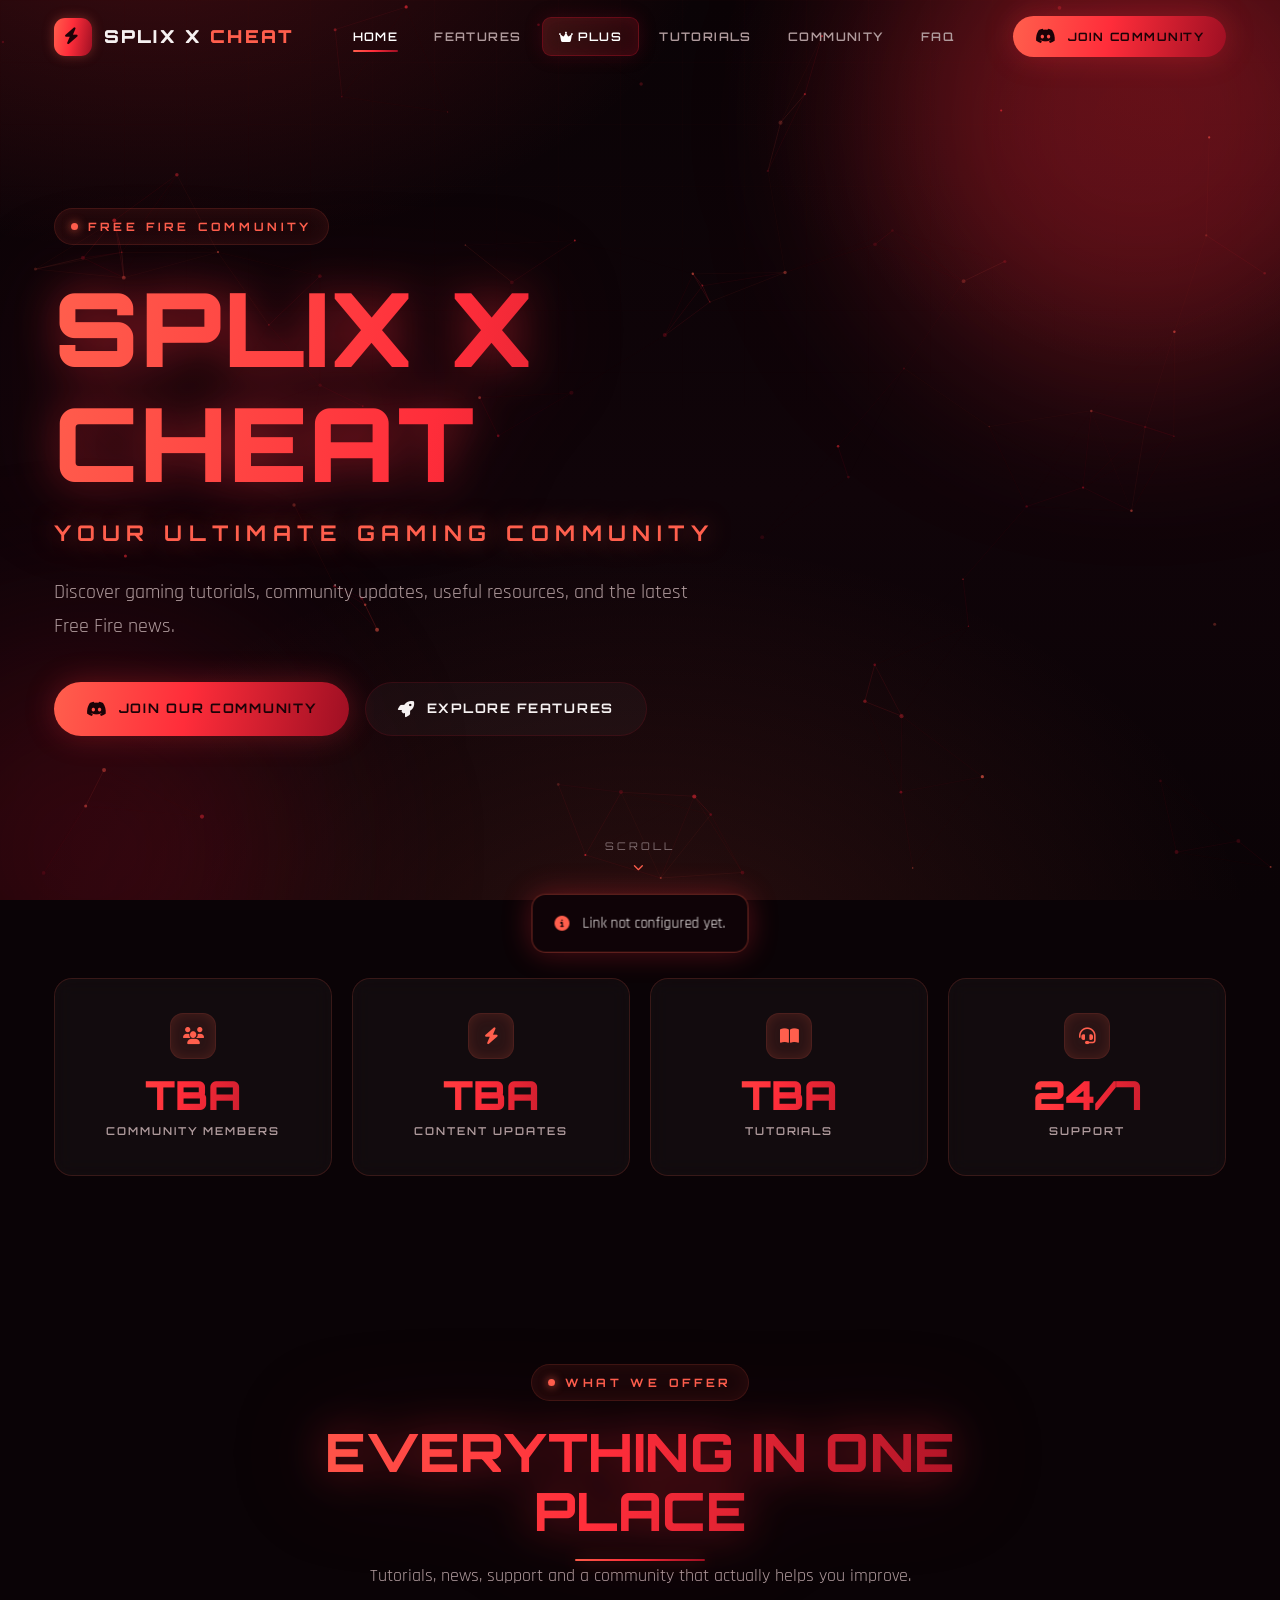
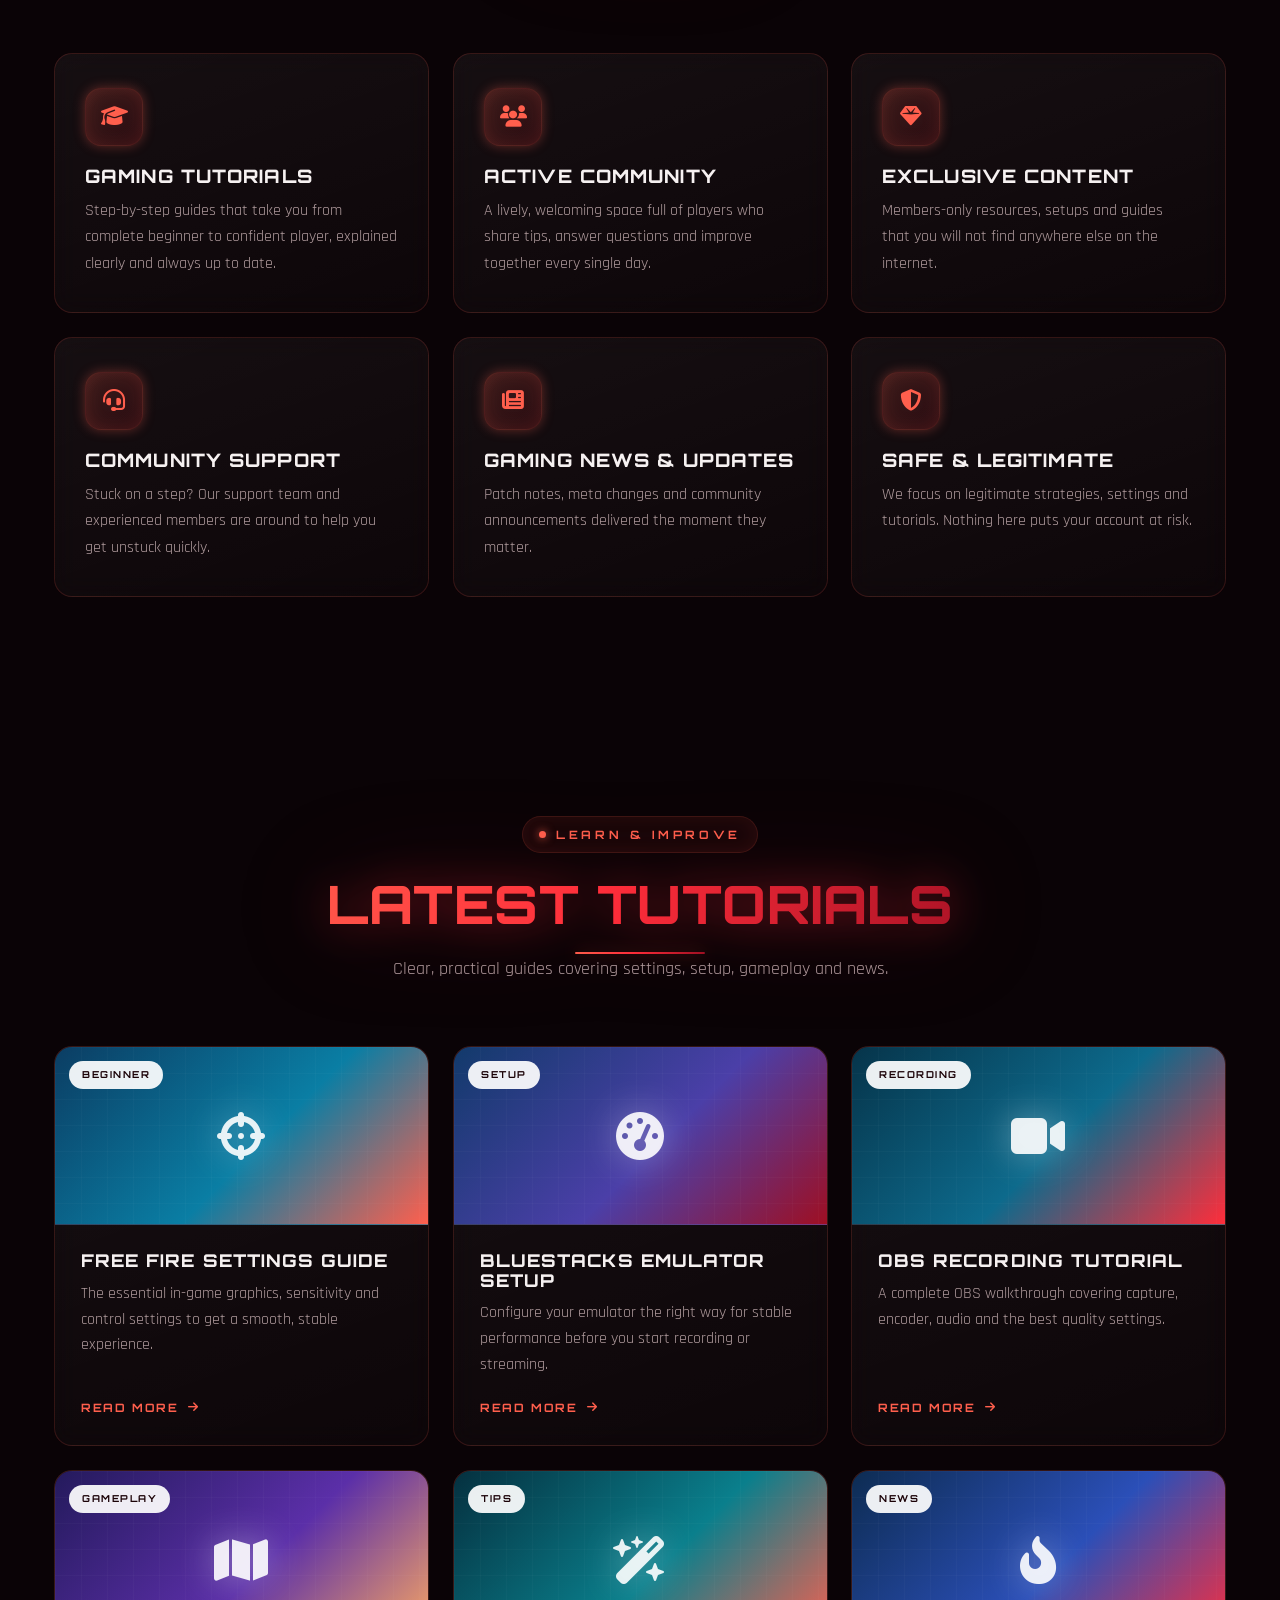
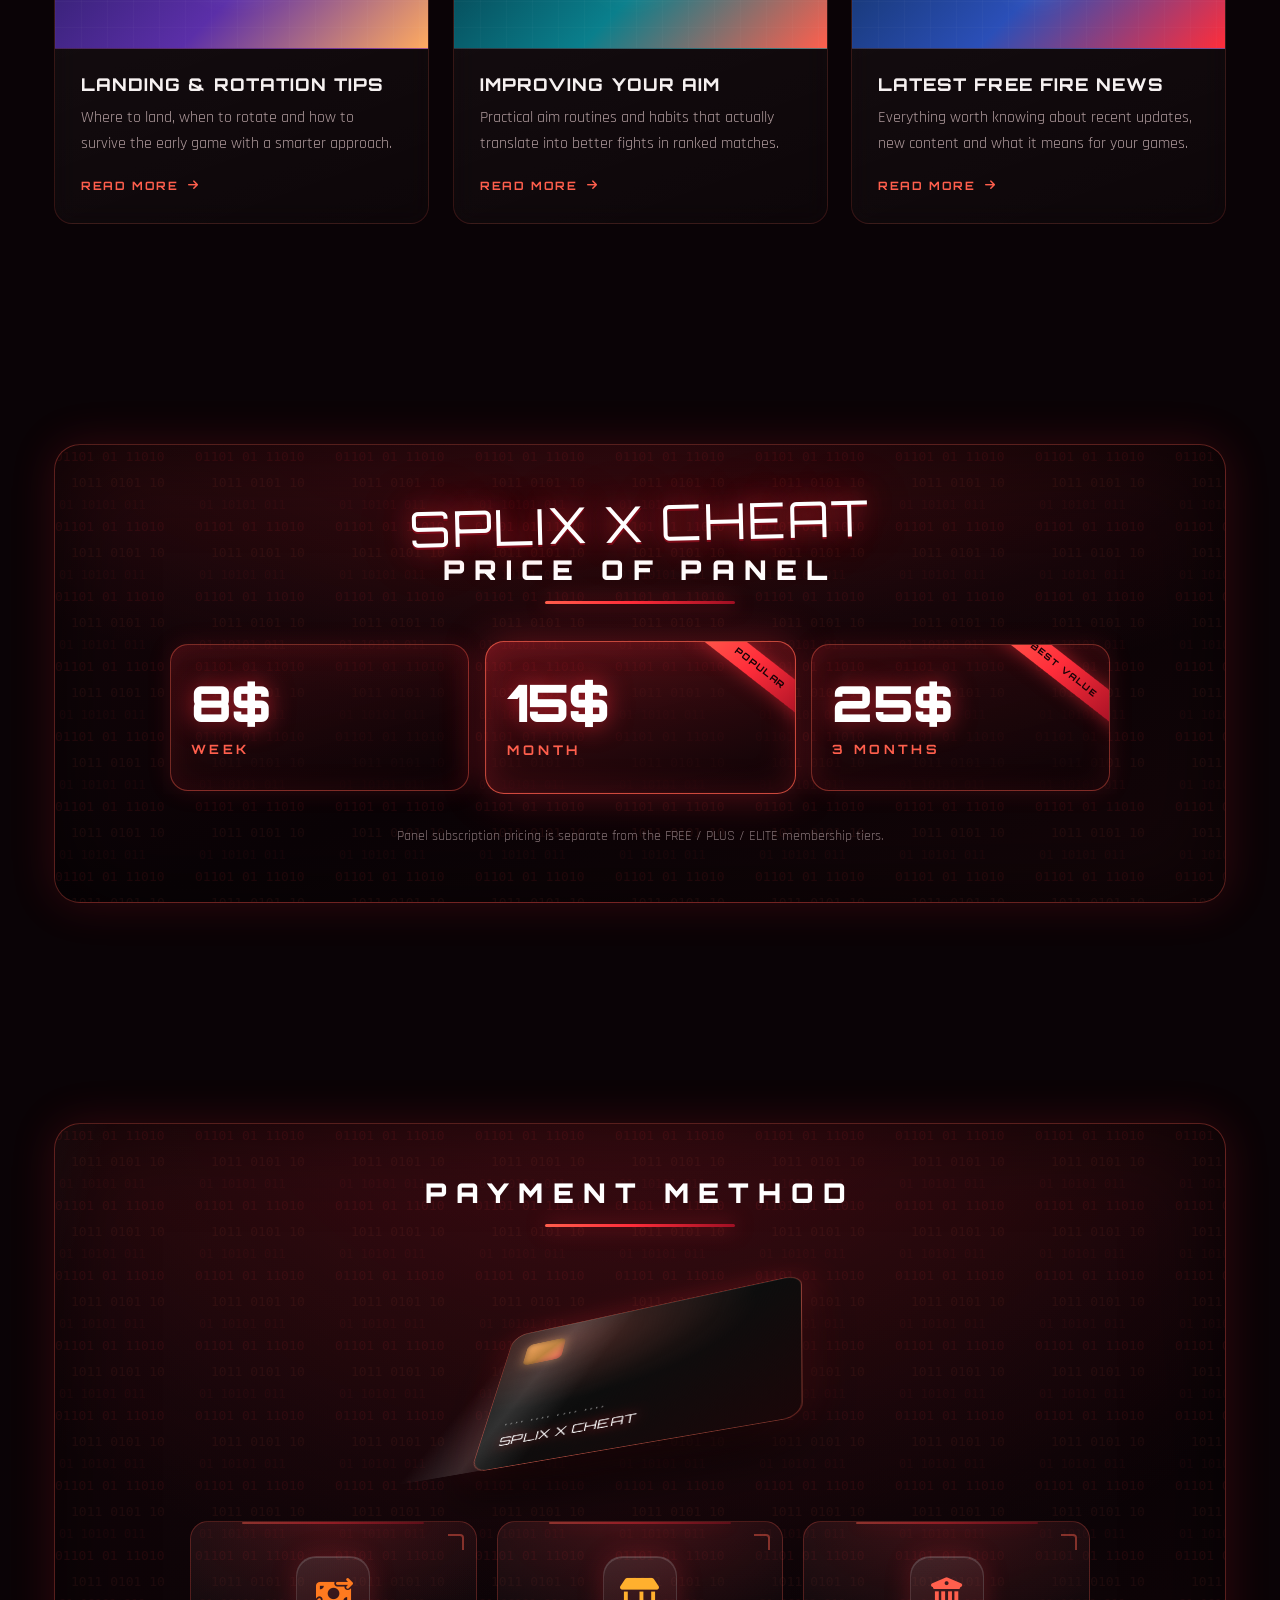
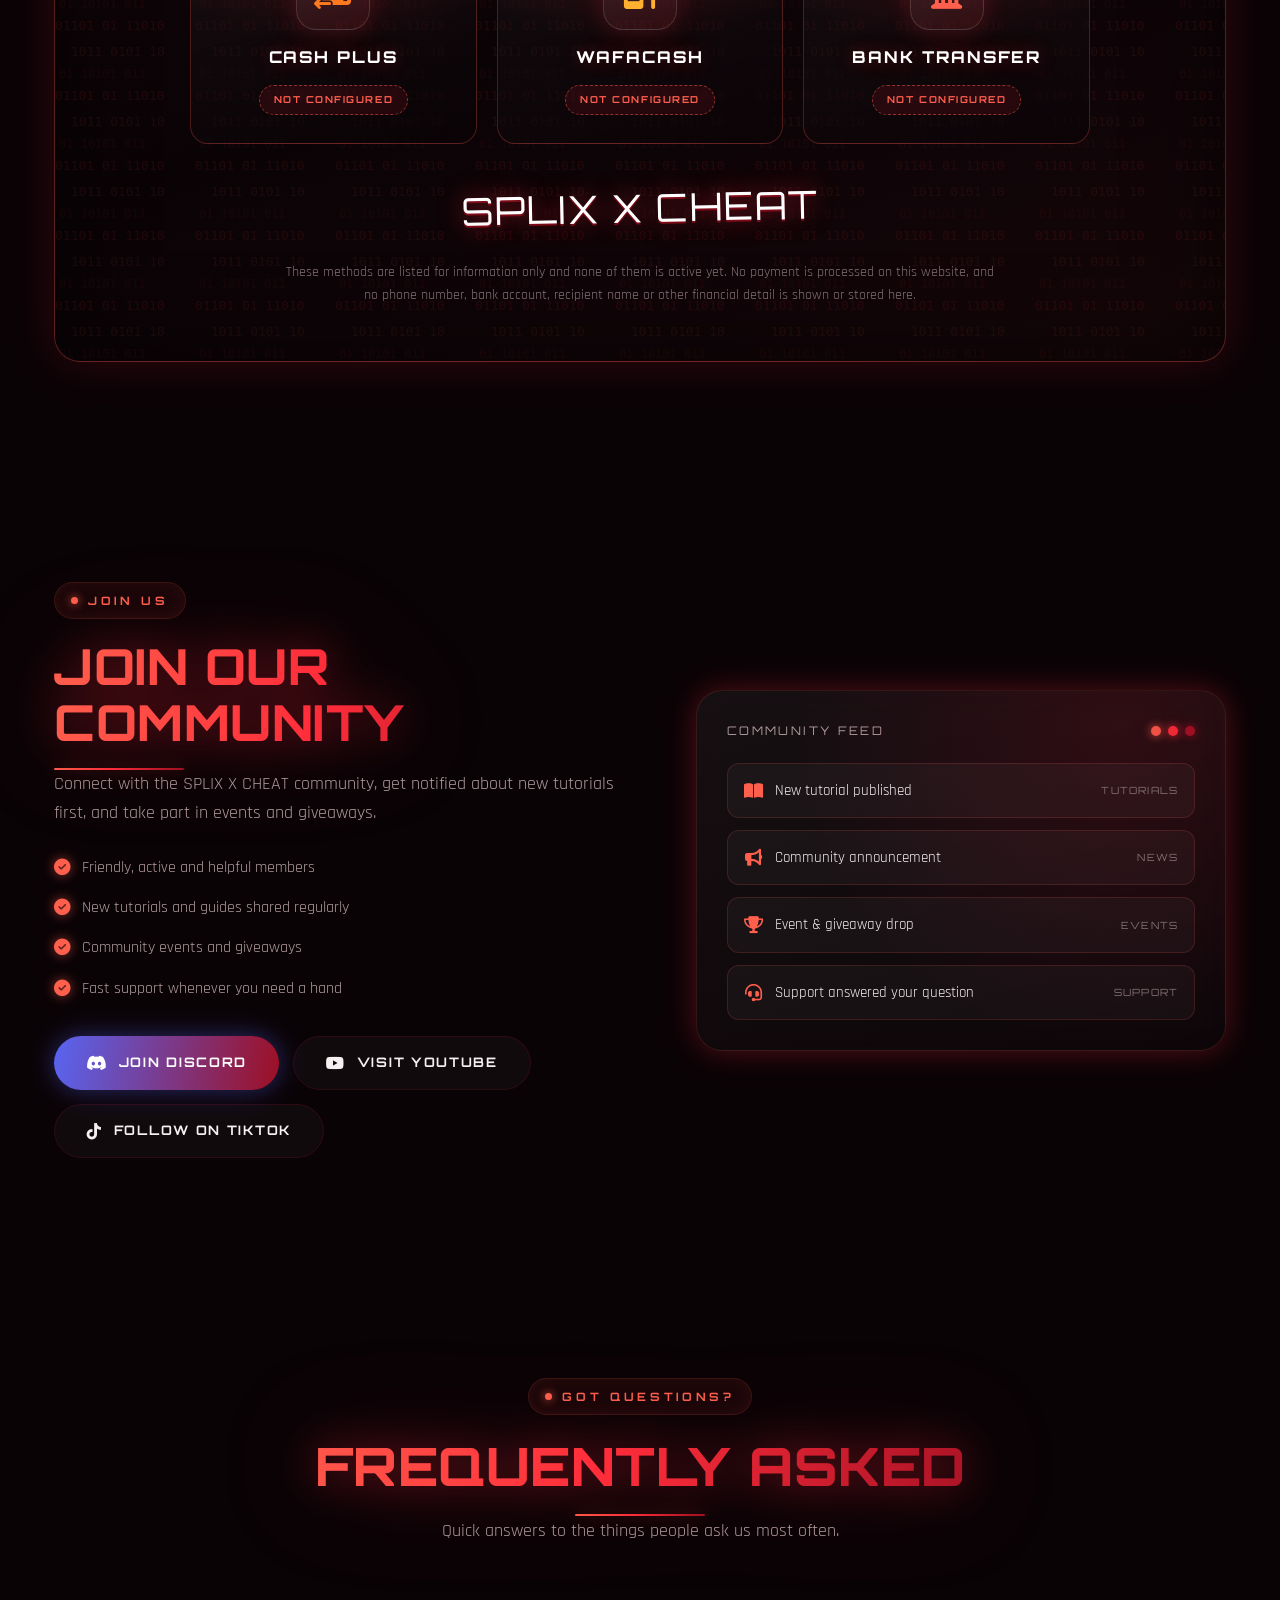
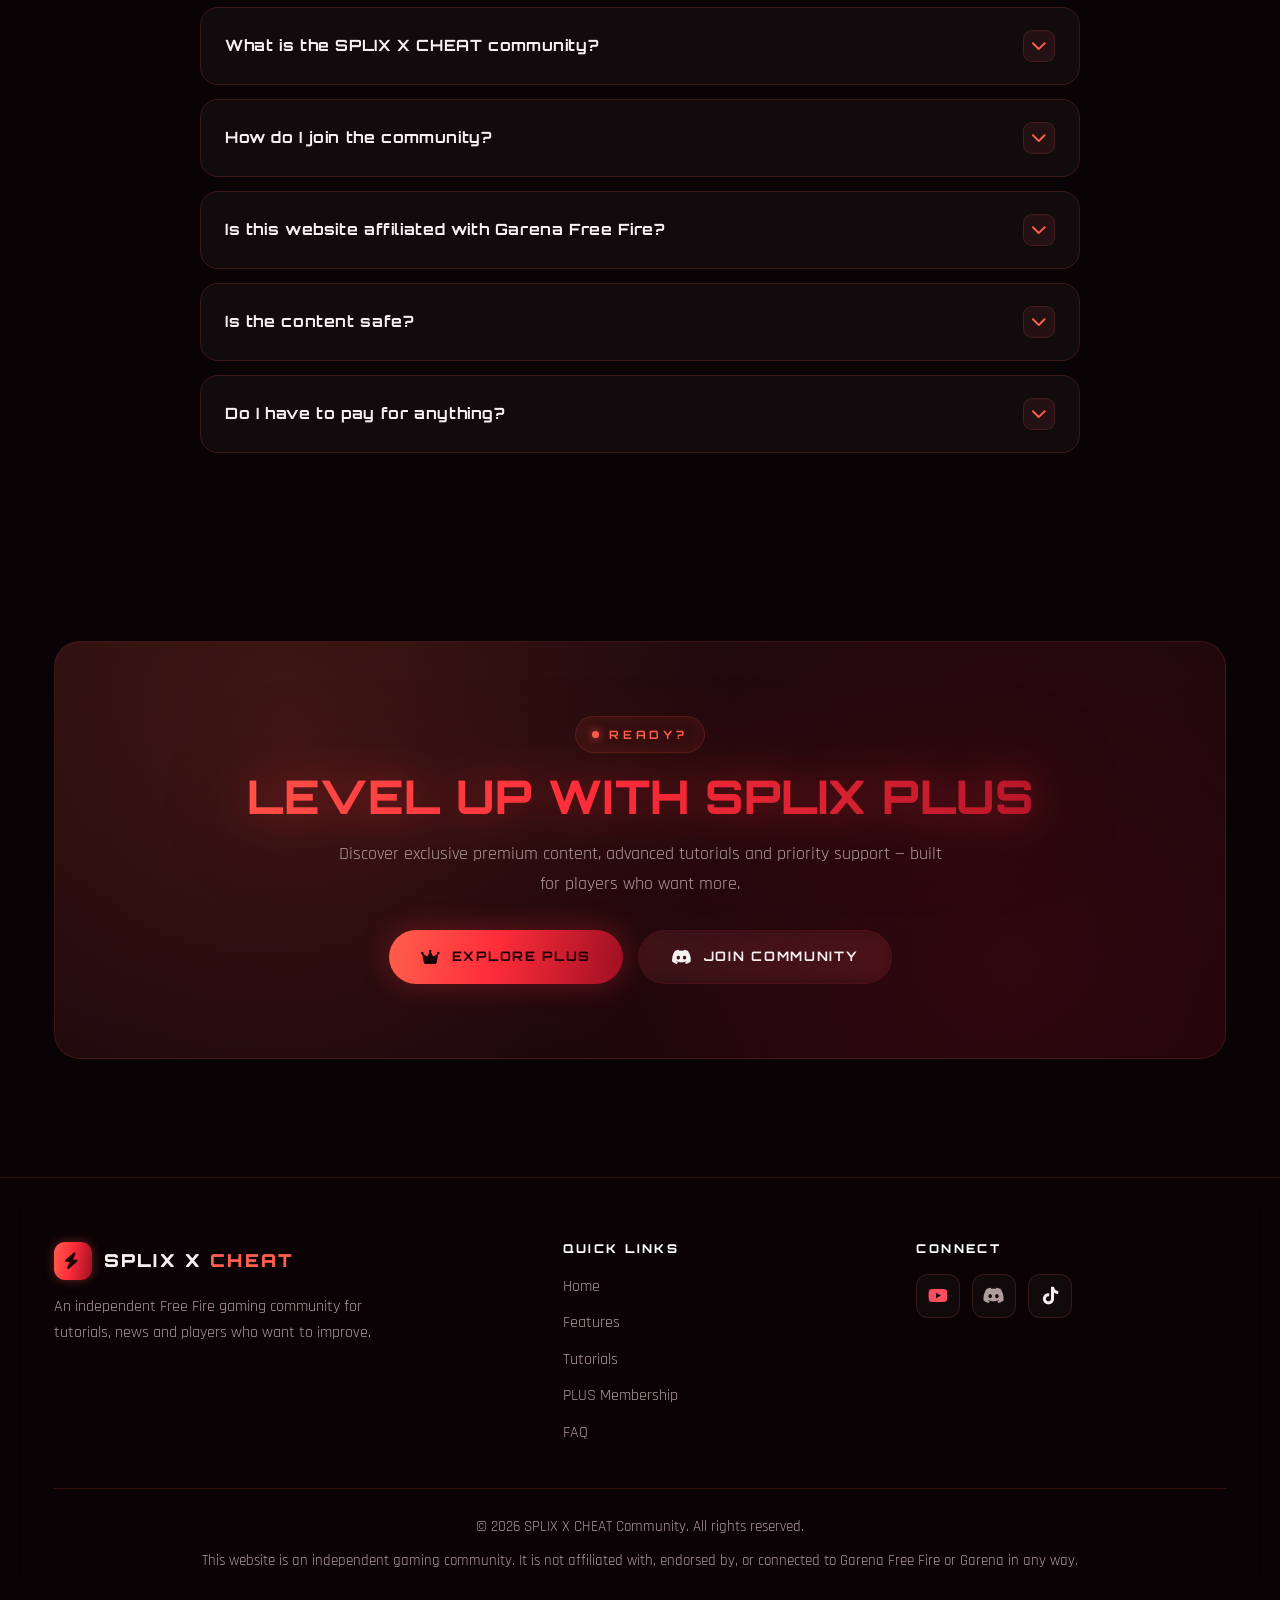
<file: index.html>
<!DOCTYPE html>
<html lang="en">
<head>
  <meta charset="UTF-8">
  <meta name="viewport" content="width=device-width, initial-scale=1">
  <title>SPLIX X CHEAT — Free Fire Gaming Community</title>
  <meta name="description" content="SPLIX X CHEAT is an independent Free Fire gaming community offering tutorials, settings guides, gameplay tips and the latest gaming news.">
  <meta name="theme-color" content="#0a0306">
  <link rel="icon" href="favicon.ico" sizes="any">
  <link rel="icon" href="favicon.svg" type="image/svg+xml">
  <link rel="apple-touch-icon" href="apple-touch-icon.png">
  <script>document.documentElement.className += ' js';</script>

  <link rel="preconnect" href="https://fonts.googleapis.com">
  <link rel="preconnect" href="https://fonts.gstatic.com" crossorigin>
  <link href="https://fonts.googleapis.com/css2?family=Orbitron:wght@500;600;700;800;900&family=Rajdhani:wght@400;500;600;700&family=Permanent+Marker&display=swap" rel="stylesheet">
  <link rel="stylesheet" href="https://cdnjs.cloudflare.com/ajax/libs/font-awesome/6.5.2/css/all.min.css">
  <link rel="stylesheet" href="css/style.css">
</head>
<body>

  <!-- Background layers -->
  <div class="bg-layer" aria-hidden="true"></div>
  <div class="bg-grid" aria-hidden="true"></div>
  <canvas id="particles" aria-hidden="true"></canvas>

  <!-- ===================== NAVIGATION ===================== -->
  <header class="nav" id="nav">
    <div class="container">
      <a href="index.html" class="brand" aria-label="SPLIX X CHEAT home">
        <span class="brand-mark"><i class="fa-solid fa-bolt"></i></span>
        <span class="brand-name">SPLIX X <span>CHEAT</span></span>
      </a>

      <nav class="nav-links" aria-label="Main navigation">
        <a href="#home" class="nav-link active">Home</a>
        <a href="#features" class="nav-link">Features</a>
        <a href="plus.html" class="nav-link nav-link--plus"><i class="fa-solid fa-crown"></i>&nbsp;PLUS</a>
        <a href="#tutorials" class="nav-link">Tutorials</a>
        <a href="#community" class="nav-link">Community</a>
        <a href="#faq" class="nav-link">FAQ</a>
      </nav>

      <div class="nav-cta">
        <a href="#community" class="btn btn-primary btn-sm js-community">
          <i class="fa-brands fa-discord"></i> JOIN COMMUNITY
        </a>
        <button class="nav-burger" id="burger" aria-label="Toggle menu" aria-expanded="false" aria-controls="mobileMenu">
          <i class="fa-solid fa-bars"></i>
        </button>
      </div>
    </div>
  </header>

  <div class="mobile-menu" id="mobileMenu">
    <a href="#home" class="nav-link active">Home</a>
    <a href="#features" class="nav-link">Features</a>
    <a href="plus.html" class="nav-link nav-link--plus"><i class="fa-solid fa-crown"></i>&nbsp;PLUS</a>
    <a href="#tutorials" class="nav-link">Tutorials</a>
    <a href="#community" class="nav-link">Community</a>
    <a href="#faq" class="nav-link">FAQ</a>
    <a href="#community" class="btn btn-primary js-community"><i class="fa-brands fa-discord"></i> JOIN COMMUNITY</a>
  </div>

  <main>
    <!-- ===================== HERO ===================== -->
    <section class="hero" id="home">
      <div class="hero-glow hero-glow--a" aria-hidden="true"></div>
      <div class="hero-glow hero-glow--b" aria-hidden="true"></div>

      <div class="container">
        <div class="hero-inner">
          <span class="eyebrow reveal">Free Fire Community</span>
          <h1 class="glow-text reveal" data-delay="1" data-brand="name">SPLIX X CHEAT</h1>
          <p class="hero-sub reveal" data-delay="2" data-brand="tagline">YOUR ULTIMATE GAMING COMMUNITY</p>
          <p class="hero-desc reveal" data-delay="3" data-brand="description">
            Discover gaming tutorials, community updates, useful resources, and the latest Free Fire news.
          </p>
          <div class="hero-actions reveal" data-delay="4">
            <a href="#community" class="btn btn-primary js-community">
              <i class="fa-brands fa-discord"></i> JOIN OUR COMMUNITY
            </a>
            <a href="#features" class="btn btn-ghost">
              <i class="fa-solid fa-rocket"></i> EXPLORE FEATURES
            </a>
          </div>
        </div>
      </div>

      <a href="#stats" class="scroll-cue" aria-label="Scroll down">
        <span>SCROLL</span>
        <i class="fa-solid fa-chevron-down"></i>
      </a>
    </section>

    <!-- ===================== STATS ===================== -->
    <section class="section section--tight" id="stats">
      <div class="container">
        <div class="stats-grid" id="statsGrid"><!-- rendered by js/main.js --></div>
      </div>
    </section>

    <!-- ===================== FEATURES ===================== -->
    <section class="section" id="features">
      <div class="container">
        <div class="section-head reveal">
          <span class="eyebrow">What we offer</span>
          <h2 class="glow-text">Everything in one place</h2>
          <div class="rule"></div>
          <p>Tutorials, news, support and a community that actually helps you improve.</p>
        </div>
        <div class="grid-3" id="featuresGrid"><!-- rendered by js/main.js --></div>
      </div>
    </section>

    <!-- ===================== TUTORIALS ===================== -->
    <section class="section" id="tutorials">
      <div class="container">
        <div class="section-head reveal">
          <span class="eyebrow">Learn &amp; improve</span>
          <h2 class="glow-text">Latest Tutorials</h2>
          <div class="rule"></div>
          <p>Clear, practical guides covering settings, setup, gameplay and news.</p>
        </div>
        <div class="grid-3" id="tutorialsGrid"><!-- rendered by js/main.js --></div>
      </div>
    </section>

    <!-- ============ BANNER 1 · PRICE OF PANEL ============ -->
    <section class="section" id="pricing">
      <div class="container">
        <div class="banner reveal">
          <div class="banner-binary" aria-hidden="true"></div>
          <div class="banner-sweep" aria-hidden="true"></div>

          <div class="banner-inner">
            <p class="banner-brand banner-brand--hero">SPLIX X CHEAT</p>
            <h2 class="banner-title" id="panelTitle">PRICE OF PANEL</h2>
            <div class="banner-rule" aria-hidden="true"></div>
          </div>

          <div class="price-boxes" id="priceBoxes"><!-- rendered by js/main.js --></div>

          <p class="banner-footnote" id="priceFootnote"></p>
        </div>
      </div>
    </section>

    <!-- ============ BANNER 2 · PAYMENT METHOD ============ -->
    <section class="section" id="payment">
      <div class="container">
        <div class="banner reveal">
          <div class="banner-binary" aria-hidden="true"></div>
          <div class="banner-sweep" aria-hidden="true"></div>

          <div class="banner-inner">
            <h2 class="banner-title" id="paymentTitle">PAYMENT METHOD</h2>
            <div class="banner-rule" aria-hidden="true"></div>
          </div>

          <!-- Decorative 3D card. It is purely visual: it is not a real
               card, collects nothing, and is hidden from screen readers. -->
          <div class="pay-stage" aria-hidden="true">
            <div class="pay-card">
              <div class="pay-chip"></div>
              <div>
                <div class="pay-card-dots">&bull;&bull;&bull;&bull; &bull;&bull;&bull;&bull; &bull;&bull;&bull;&bull; &bull;&bull;&bull;&bull;</div>
                <div class="pay-card-brand">SPLIX X CHEAT</div>
              </div>
            </div>
          </div>

          <div class="pay-methods" id="payMethods"><!-- rendered by js/main.js --></div>

          <p class="banner-brand banner-brand--foot">SPLIX X CHEAT</p>
          <p class="banner-footnote" id="paymentBannerNotice"></p>
        </div>
      </div>
    </section>

    <!-- ===================== COMMUNITY ===================== -->
    <section class="section" id="community">
      <div class="container">
        <div class="community-wrap">
          <div class="community-copy reveal">
            <span class="eyebrow">Join us</span>
            <h2 class="glow-text" data-community="title">JOIN OUR COMMUNITY</h2>
            <div class="rule" style="margin:0"></div>
            <p data-community="text">
              Connect with the SPLIX X CHEAT community, get notified about new tutorials first, and take part in events and giveaways.
            </p>
            <ul class="community-list" id="communityList"><!-- rendered by js/main.js --></ul>
            <div class="community-actions">
              <a href="#" class="btn btn-discord js-link" data-link="discord">
                <i class="fa-brands fa-discord"></i> JOIN DISCORD
              </a>
              <a href="#" class="btn btn-ghost js-link" data-link="youtube">
                <i class="fa-brands fa-youtube"></i> VISIT YOUTUBE
              </a>
              <a href="#" class="btn btn-ghost js-link" data-link="tiktok">
                <i class="fa-brands fa-tiktok"></i> FOLLOW ON TIKTOK
              </a>
            </div>
          </div>

          <div class="panel-visual reveal" data-delay="2">
            <div class="panel-head">
              <span class="panel-title">Community Feed</span>
              <span class="panel-dots" aria-hidden="true"><span></span><span></span><span></span></span>
            </div>
            <div class="panel-rows">
              <div class="panel-row"><i class="fa-solid fa-book-open"></i><span>New tutorial published</span><small>TUTORIALS</small></div>
              <div class="panel-row"><i class="fa-solid fa-bullhorn"></i><span>Community announcement</span><small>NEWS</small></div>
              <div class="panel-row"><i class="fa-solid fa-trophy"></i><span>Event &amp; giveaway drop</span><small>EVENTS</small></div>
              <div class="panel-row"><i class="fa-solid fa-headset"></i><span>Support answered your question</span><small>SUPPORT</small></div>
            </div>
          </div>
        </div>
      </div>
    </section>

    <!-- ===================== FAQ ===================== -->
    <section class="section" id="faq">
      <div class="container">
        <div class="section-head reveal">
          <span class="eyebrow">Got questions?</span>
          <h2 class="glow-text">Frequently Asked</h2>
          <div class="rule"></div>
          <p>Quick answers to the things people ask us most often.</p>
        </div>
        <div class="faq-list" id="faqList"><!-- rendered by js/main.js --></div>
      </div>
    </section>

    <!-- ===================== CTA ===================== -->
    <section class="section section--tight">
      <div class="container">
        <div class="cta-band reveal">
          <span class="eyebrow">Ready?</span>
          <h2 class="glow-text" style="margin-top:18px">Level up with SPLIX PLUS</h2>
          <p>Discover exclusive premium content, advanced tutorials and priority support — built for players who want more.</p>
          <div class="cta-actions">
            <a href="plus.html" class="btn btn-primary"><i class="fa-solid fa-crown"></i> EXPLORE PLUS</a>
            <a href="#community" class="btn btn-ghost js-community"><i class="fa-brands fa-discord"></i> JOIN COMMUNITY</a>
          </div>
        </div>
      </div>
    </section>
  </main>

  <!-- ===================== FOOTER ===================== -->
  <footer class="footer">
    <div class="container">
      <div class="footer-grid">
        <div>
          <a href="index.html" class="brand">
            <span class="brand-mark"><i class="fa-solid fa-bolt"></i></span>
            <span class="brand-name">SPLIX X <span>CHEAT</span></span>
          </a>
          <p>An independent Free Fire gaming community for tutorials, news and players who want to improve.</p>
        </div>

        <div>
          <h4>Quick Links</h4>
          <div class="footer-links">
            <a href="#home">Home</a>
            <a href="#features">Features</a>
            <a href="#tutorials">Tutorials</a>
            <a href="plus.html">PLUS Membership</a>
            <a href="#faq">FAQ</a>
          </div>
        </div>

        <div>
          <h4>Connect</h4>
          <div class="socials">
            <a href="#" class="social-btn social-btn--youtube js-link" data-link="youtube" aria-label="YouTube"><i class="fa-brands fa-youtube"></i></a>
            <a href="#" class="social-btn js-link" data-link="discord" aria-label="Discord"><i class="fa-brands fa-discord"></i></a>
            <a href="#" class="social-btn social-btn--tiktok js-link" data-link="tiktok" aria-label="TikTok"><i class="fa-brands fa-tiktok"></i></a>
          </div>
        </div>
      </div>

      <div class="footer-bottom">
        <p>&copy; <span id="year">2026</span> <span data-brand="copyright">SPLIX X CHEAT Community</span>. All rights reserved.</p>
        <p class="footer-note" data-brand="disclaimer">
          This website is an independent gaming community. It is not affiliated with, endorsed by, or connected to Garena Free Fire or Garena in any way.
        </p>
      </div>
    </div>
  </footer>

  <!-- Toast (shown when a link is still a placeholder) -->
  <div class="toast" id="toast" role="status" aria-live="polite">
    <i class="fa-solid fa-circle-info"></i>
    <span id="toastText">Link not configured yet.</span>
  </div>

  <script src="js/config.js"></script>
  <script src="js/main.js"></script>
  <script src="js/particles.js"></script>
</body>
</html>
</file>
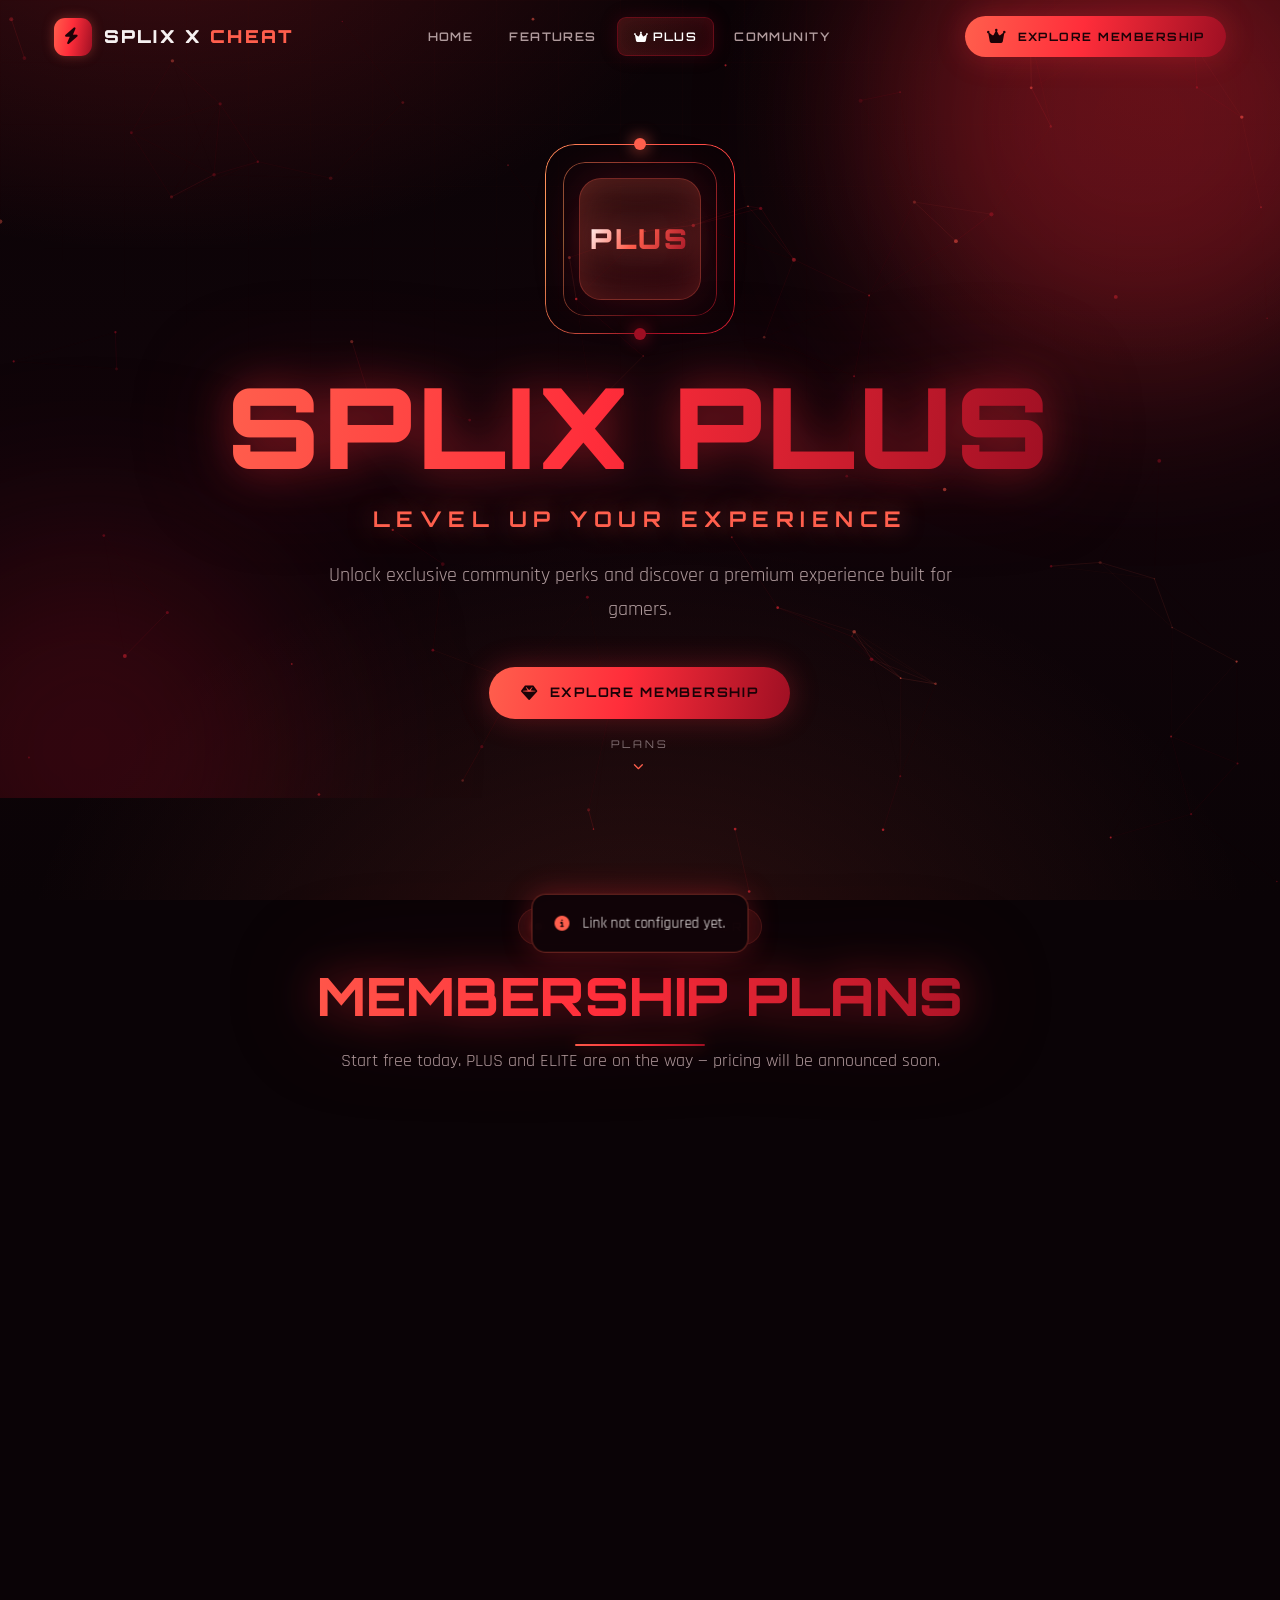
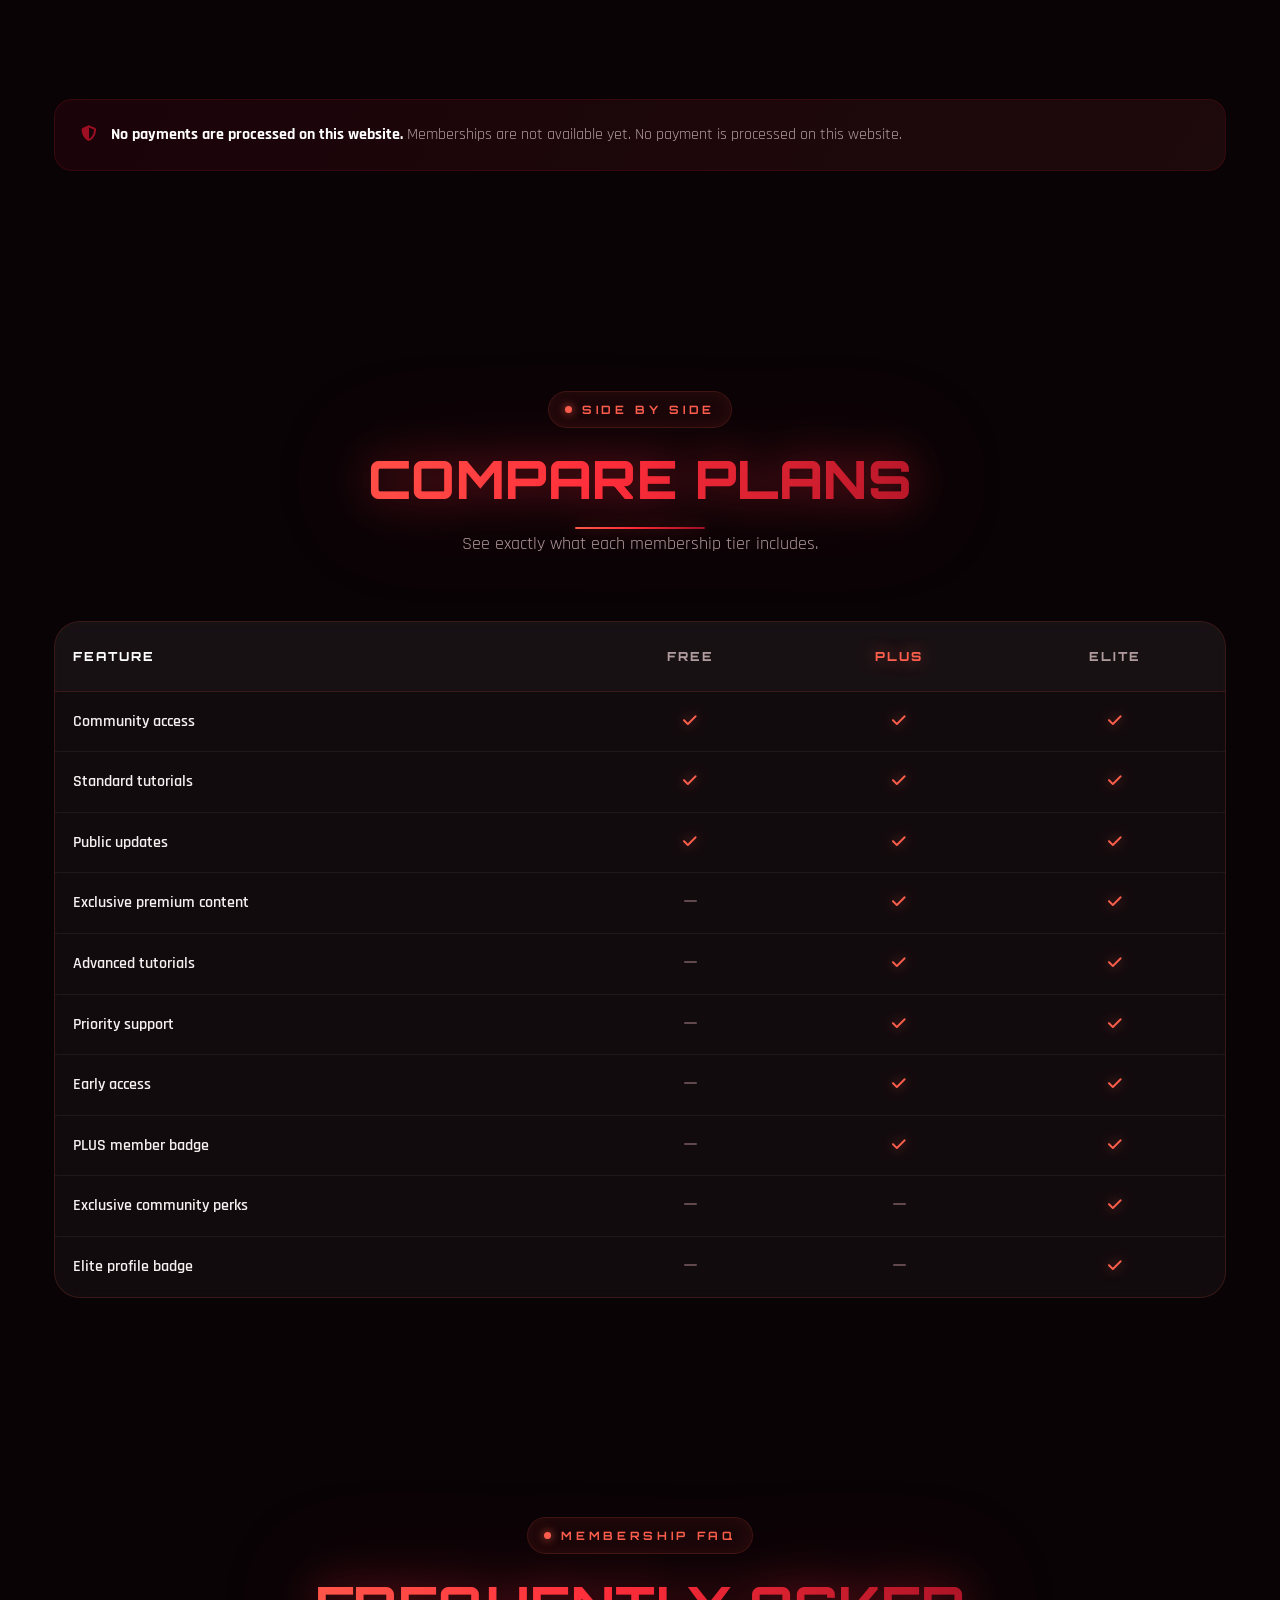
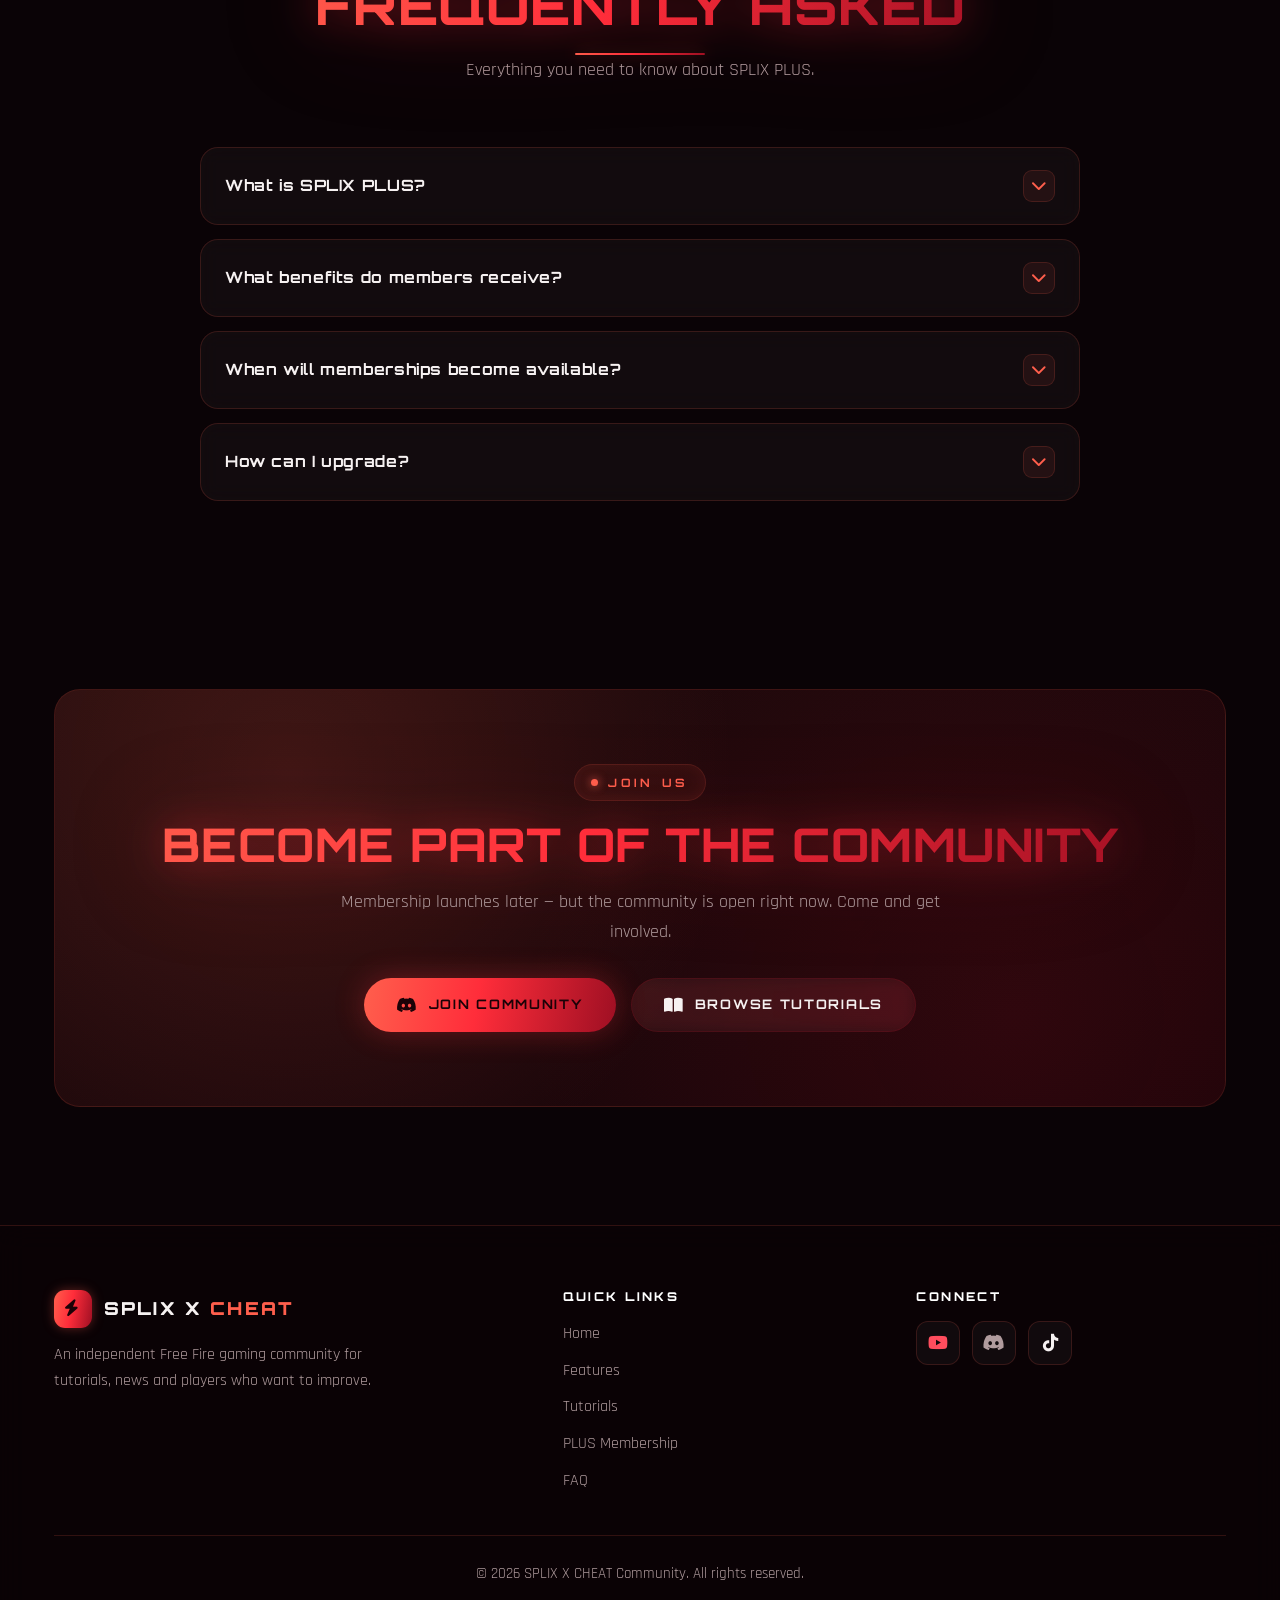
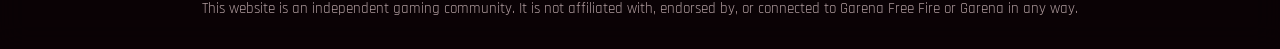
<file: plus.html>
<!DOCTYPE html>
<html lang="en">
<head>
  <meta charset="UTF-8">
  <meta name="viewport" content="width=device-width, initial-scale=1">
  <title>SPLIX PLUS — Level Up Your Experience | SPLIX X CHEAT</title>
  <meta name="description" content="SPLIX PLUS is the upcoming premium membership for the SPLIX X CHEAT community. Unlock exclusive content, advanced tutorials and priority support.">
  <meta name="theme-color" content="#0a0306">
  <link rel="icon" href="favicon.ico" sizes="any">
  <link rel="icon" href="favicon.svg" type="image/svg+xml">
  <link rel="apple-touch-icon" href="apple-touch-icon.png">
  <script>document.documentElement.className += ' js';</script>

  <link rel="preconnect" href="https://fonts.googleapis.com">
  <link rel="preconnect" href="https://fonts.gstatic.com" crossorigin>
  <link href="https://fonts.googleapis.com/css2?family=Orbitron:wght@500;600;700;800;900&family=Rajdhani:wght@400;500;600;700&family=Permanent+Marker&display=swap" rel="stylesheet">
  <link rel="stylesheet" href="https://cdnjs.cloudflare.com/ajax/libs/font-awesome/6.5.2/css/all.min.css">
  <link rel="stylesheet" href="css/style.css">
</head>
<body>

  <!-- Background layers -->
  <div class="bg-layer" aria-hidden="true"></div>
  <div class="bg-grid" aria-hidden="true"></div>
  <canvas id="particles" aria-hidden="true"></canvas>

  <!-- ===================== NAVIGATION ===================== -->
  <header class="nav" id="nav">
    <div class="container">
      <a href="index.html" class="brand" aria-label="SPLIX X CHEAT home">
        <span class="brand-mark"><i class="fa-solid fa-bolt"></i></span>
        <span class="brand-name">SPLIX X <span>CHEAT</span></span>
      </a>

      <nav class="nav-links" aria-label="Main navigation">
        <a href="index.html" class="nav-link">Home</a>
        <a href="index.html#features" class="nav-link">Features</a>
        <a href="plus.html" class="nav-link nav-link--plus active" aria-current="page"><i class="fa-solid fa-crown"></i>&nbsp;PLUS</a>
        <a href="index.html#community" class="nav-link">Community</a>
      </nav>

      <div class="nav-cta">
        <a href="#plans" class="btn btn-primary btn-sm">
          <i class="fa-solid fa-crown"></i> EXPLORE MEMBERSHIP
        </a>
        <button class="nav-burger" id="burger" aria-label="Toggle menu" aria-expanded="false" aria-controls="mobileMenu">
          <i class="fa-solid fa-bars"></i>
        </button>
      </div>
    </div>
  </header>

  <div class="mobile-menu" id="mobileMenu">
    <a href="index.html" class="nav-link">Home</a>
    <a href="index.html#features" class="nav-link">Features</a>
    <a href="plus.html" class="nav-link nav-link--plus active"><i class="fa-solid fa-crown"></i>&nbsp;PLUS</a>
    <a href="index.html#community" class="nav-link">Community</a>
    <a href="#plans" class="btn btn-primary"><i class="fa-solid fa-crown"></i> EXPLORE MEMBERSHIP</a>
  </div>

  <main>
    <!-- ===================== PLUS HERO ===================== -->
    <section class="plus-hero" id="plusHome">
      <div class="hero-glow hero-glow--a" aria-hidden="true"></div>
      <div class="hero-glow hero-glow--b" aria-hidden="true"></div>

      <div class="container">
        <!-- Animated neon PLUS emblem -->
        <div class="emblem reveal" aria-hidden="true">
          <div class="emblem-ring"></div>
          <div class="emblem-ring emblem-ring--2"></div>
          <div class="emblem-core"><span>PLUS</span></div>
          <span class="emblem-orb emblem-orb--1"></span>
          <span class="emblem-orb emblem-orb--2"></span>
        </div>

        <h1 class="glow-text reveal" data-delay="1">SPLIX PLUS</h1>
        <p class="hero-sub reveal" data-delay="2">LEVEL UP YOUR EXPERIENCE</p>
        <p class="hero-desc reveal" data-delay="3">
          Unlock exclusive community perks and discover a premium experience built for gamers.
        </p>
        <a href="#plans" class="btn btn-primary reveal" data-delay="4">
          <i class="fa-solid fa-gem"></i> EXPLORE MEMBERSHIP
        </a>
      </div>

      <a href="#plans" class="scroll-cue" aria-label="Scroll to plans">
        <span>PLANS</span>
        <i class="fa-solid fa-chevron-down"></i>
      </a>
    </section>

    <!-- ===================== MEMBERSHIP PLANS ===================== -->
    <section class="section" id="plans">
      <div class="container">
        <div class="section-head reveal">
          <span class="eyebrow">Choose your tier</span>
          <h2 class="glow-text">Membership Plans</h2>
          <div class="rule"></div>
          <p>Start free today. PLUS and ELITE are on the way — pricing will be announced soon.</p>
        </div>

        <div class="plans-grid" id="plansGrid"><!-- rendered by js/plus.js --></div>

        <div class="notice reveal" style="margin-top:34px">
          <i class="fa-solid fa-shield-halved"></i>
          <div>
            <strong>No payments are processed on this website.</strong>
            <span id="paymentNotice">
              Memberships are not available yet, and no payment information is collected anywhere on this site.
              Upgrade buttons will only become active once a secure payment provider is connected.
            </span>
          </div>
        </div>
      </div>
    </section>

    <!-- ===================== COMPARISON ===================== -->
    <section class="section" id="compare">
      <div class="container">
        <div class="section-head reveal">
          <span class="eyebrow">Side by side</span>
          <h2 class="glow-text">Compare Plans</h2>
          <div class="rule"></div>
          <p>See exactly what each membership tier includes.</p>
        </div>

        <div class="compare-wrap reveal">
          <div class="compare-scroll">
            <table class="compare" id="compareTable"><!-- rendered by js/plus.js --></table>
          </div>
          <p class="compare-hint"><i class="fa-solid fa-arrows-left-right"></i> Swipe sideways to see every column.</p>
        </div>
      </div>
    </section>

    <!-- ===================== PLUS FAQ ===================== -->
    <section class="section" id="plusFaq">
      <div class="container">
        <div class="section-head reveal">
          <span class="eyebrow">Membership FAQ</span>
          <h2 class="glow-text">Frequently Asked</h2>
          <div class="rule"></div>
          <p>Everything you need to know about SPLIX PLUS.</p>
        </div>
        <div class="faq-list" id="plusFaqList"><!-- rendered by js/main.js --></div>
      </div>
    </section>

    <!-- ===================== CTA ===================== -->
    <section class="section section--tight">
      <div class="container">
        <div class="cta-band reveal">
          <span class="eyebrow">Join us</span>
          <h2 class="glow-text" style="margin-top:18px">Become part of the community</h2>
          <p>Membership launches later — but the community is open right now. Come and get involved.</p>
          <div class="cta-actions">
            <a href="index.html#community" class="btn btn-primary js-community">
              <i class="fa-brands fa-discord"></i> JOIN COMMUNITY
            </a>
            <a href="index.html#tutorials" class="btn btn-ghost">
              <i class="fa-solid fa-book-open"></i> BROWSE TUTORIALS
            </a>
          </div>
        </div>
      </div>
    </section>
  </main>

  <!-- ===================== FOOTER ===================== -->
  <footer class="footer">
    <div class="container">
      <div class="footer-grid">
        <div>
          <a href="index.html" class="brand">
            <span class="brand-mark"><i class="fa-solid fa-bolt"></i></span>
            <span class="brand-name">SPLIX X <span>CHEAT</span></span>
          </a>
          <p>An independent Free Fire gaming community for tutorials, news and players who want to improve.</p>
        </div>

        <div>
          <h4>Quick Links</h4>
          <div class="footer-links">
            <a href="index.html">Home</a>
            <a href="index.html#features">Features</a>
            <a href="index.html#tutorials">Tutorials</a>
            <a href="plus.html">PLUS Membership</a>
            <a href="index.html#faq">FAQ</a>
          </div>
        </div>

        <div>
          <h4>Connect</h4>
          <div class="socials">
            <a href="#" class="social-btn social-btn--youtube js-link" data-link="youtube" aria-label="YouTube"><i class="fa-brands fa-youtube"></i></a>
            <a href="#" class="social-btn js-link" data-link="discord" aria-label="Discord"><i class="fa-brands fa-discord"></i></a>
            <a href="#" class="social-btn social-btn--tiktok js-link" data-link="tiktok" aria-label="TikTok"><i class="fa-brands fa-tiktok"></i></a>
          </div>
        </div>
      </div>

      <div class="footer-bottom">
        <p>&copy; <span id="year">2026</span> <span data-brand="copyright">SPLIX X CHEAT Community</span>. All rights reserved.</p>
        <p class="footer-note" data-brand="disclaimer">
          This website is an independent gaming community. It is not affiliated with, endorsed by, or connected to Garena Free Fire or Garena in any way.
        </p>
      </div>
    </div>
  </footer>

  <div class="toast" id="toast" role="status" aria-live="polite">
    <i class="fa-solid fa-circle-info"></i>
    <span id="toastText">Link not configured yet.</span>
  </div>

  <script src="js/config.js"></script>
  <script src="js/main.js"></script>
  <script src="js/particles.js"></script>
  <script src="js/plus.js"></script>
</body>
</html>
</file>
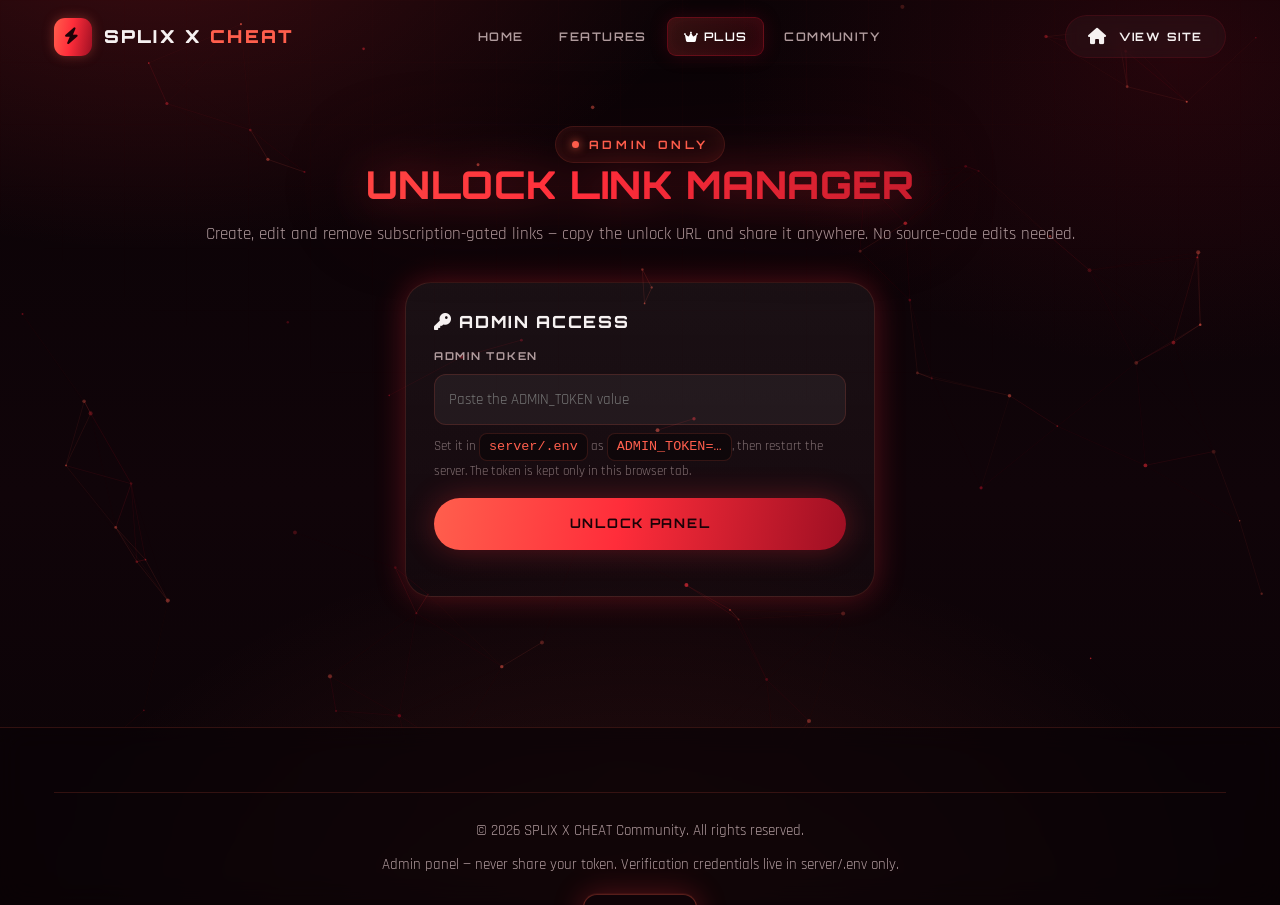
<file: unlock-admin.html>
<!DOCTYPE html>
<html lang="en">
<head>
  <meta charset="UTF-8">
  <meta name="viewport" content="width=device-width, initial-scale=1">
  <title>Unlock Link Manager — SPLIX X CHEAT</title>
  <meta name="description" content="Admin panel to create, edit and remove subscription-gated unlock links.">
  <meta name="theme-color" content="#0a0306">
  <meta name="robots" content="noindex, nofollow">
  <link rel="icon" href="/favicon.ico" sizes="any">
  <link rel="icon" href="/favicon.svg" type="image/svg+xml">
  <link rel="apple-touch-icon" href="/apple-touch-icon.png">
  <script>document.documentElement.className += ' js';</script>

  <link rel="preconnect" href="https://fonts.googleapis.com">
  <link rel="preconnect" href="https://fonts.gstatic.com" crossorigin>
  <link href="https://fonts.googleapis.com/css2?family=Orbitron:wght@500;600;700;800;900&family=Rajdhani:wght@400;500;600;700&family=Permanent+Marker&display=swap" rel="stylesheet">
  <link rel="stylesheet" href="https://cdnjs.cloudflare.com/ajax/libs/font-awesome/6.5.2/css/all.min.css">
  <link rel="stylesheet" href="/css/style.css">
  <link rel="stylesheet" href="/css/unlock.css">
</head>
<body class="unlock-body">

  <div class="bg-layer" aria-hidden="true"></div>
  <div class="bg-grid" aria-hidden="true"></div>
  <canvas id="particles" aria-hidden="true"></canvas>

  <!-- ===================== NAVIGATION ===================== -->
  <header class="nav" id="nav">
    <div class="container">
      <a href="/index.html" class="brand" aria-label="Home">
        <span class="brand-mark"><i class="fa-solid fa-bolt"></i></span>
        <span class="brand-name">SPLIX X <span>CHEAT</span></span>
      </a>

      <nav class="nav-links" aria-label="Main navigation">
        <a href="/index.html" class="nav-link">Home</a>
        <a href="/index.html#features" class="nav-link">Features</a>
        <a href="/plus.html" class="nav-link nav-link--plus"><i class="fa-solid fa-crown"></i>&nbsp;PLUS</a>
        <a href="/index.html#community" class="nav-link">Community</a>
      </nav>

      <div class="nav-cta">
        <a href="/index.html" class="btn btn-ghost btn-sm"><i class="fa-solid fa-house"></i> VIEW SITE</a>
        <button class="nav-burger" id="burger" aria-label="Toggle menu" aria-expanded="false" aria-controls="mobileMenu">
          <i class="fa-solid fa-bars"></i>
        </button>
      </div>
    </div>
  </header>

  <div class="mobile-menu" id="mobileMenu">
    <a href="/index.html" class="nav-link">Home</a>
    <a href="/plus.html" class="nav-link nav-link--plus"><i class="fa-solid fa-crown"></i>&nbsp;PLUS</a>
    <a href="/index.html#community" class="nav-link">Community</a>
    <a href="/index.html" class="btn btn-ghost"><i class="fa-solid fa-house"></i> VIEW SITE</a>
  </div>

  <main class="adm-main">
    <div class="adm-wrap">

      <div class="adm-head">
        <span class="eyebrow">Admin only</span>
        <h1 class="glow-text">Unlock Link Manager</h1>
        <p class="adm-sub">
          Create, edit and remove subscription-gated links — copy the unlock URL and share it
          anywhere. No source-code edits needed.
        </p>
      </div>

      <!-- ============ TOKEN GATE ============ -->
      <section class="adm-gate" id="gate">
        <h2><i class="fa-solid fa-key"></i> Admin access</h2>
        <div class="adm-field">
          <label for="adminToken">Admin token</label>
          <input type="password" id="adminToken" autocomplete="current-password"
                 placeholder="Paste the ADMIN_TOKEN value">
          <span class="adm-hint">
            Set it in <code class="adm-code">server/.env</code> as
            <code class="adm-code">ADMIN_TOKEN=…</code>, then restart the server.
            The token is kept only in this browser tab.
          </span>
        </div>
        <button class="btn btn-primary btn-block" id="gateBtn" type="button">UNLOCK PANEL</button>
        <p class="adm-note" id="gateNote"></p>
      </section>

      <!-- ============ PANEL ============ -->
      <section id="panel" hidden>

        <div class="adm-banner" id="modeBanner" hidden></div>

        <div class="adm-stats" id="statGrid">
          <div class="adm-stat"><b id="statLinks">0</b><span>Links</span></div>
          <div class="adm-stat"><b id="statPending">0</b><span>Pending reviews</span></div>
          <div class="adm-stat"><b id="statSessions">0</b><span>Live sessions</span></div>
          <div class="adm-stat"><b id="statVisits">0</b><span>Page visits</span></div>
          <div class="adm-stat"><b id="statVerified">0</b><span>Verifications</span></div>
          <div class="adm-stat"><b id="statUnlocks">0</b><span>Unlocks</span></div>
          <div class="adm-stat"><b id="statMode">—</b><span>Verification</span></div>
        </div>

        <div class="adm-tabs" role="tablist">
          <button class="adm-tab active" data-tab="links" type="button">Links</button>
          <button class="adm-tab" data-tab="reviews" type="button">Manual reviews</button>
          <button class="adm-tab" data-tab="activity" type="button">Activity</button>
          <button class="adm-tab" data-tab="settings" type="button">Site &amp; footer</button>
        </div>

        <!-- ---------- LINKS ---------- -->
        <div class="adm-panel" id="tab-links">
          <div class="adm-btns" style="justify-content:space-between; margin-bottom:18px;">
            <button class="btn btn-primary" id="newLinkBtn" type="button">
              <i class="fa-solid fa-plus"></i> NEW UNLOCK LINK
            </button>
            <span class="adm-note" id="linkHint"></span>
          </div>

          <div id="linkFormWrap" hidden style="margin-bottom:26px;">
            <h2 id="formTitle">New unlock link</h2>
            <form class="adm-form" id="linkForm" novalidate>
              <div class="adm-field adm-field--full">
                <label for="fTitle">Page title</label>
                <input type="text" id="fTitle" maxlength="120" required
                       placeholder="Complete Steps to Get Link">
              </div>
              <div class="adm-field">
                <label for="fSlug">Slug (part of the unlock URL)</label>
                <input type="text" id="fSlug" maxlength="64" placeholder="auto-generated">
                <span class="adm-hint">Lowercase letters, numbers, hyphens. Leave blank to generate one.</span>
              </div>
              <div class="adm-field">
                <label for="fType">Required step type</label>
                <select id="fType">
                  <option value="youtube_subscribe">YouTube subscription</option>
                  <option value="custom">Custom link (any destination)</option>
                </select>
              </div>
              <div class="adm-field adm-field--full">
                <label for="fDestination">Destination URL (kept secret on the server)</label>
                <input type="url" id="fDestination" required
                       placeholder="https://…  —  the URL users receive after verification">
              </div>
              <div class="adm-field">
                <label for="fActionLabel">Step button label</label>
                <input type="text" id="fActionLabel" maxlength="60" placeholder="Subscribe Channel">
              </div>
              <div class="adm-field">
                <label for="fActionUrl">Step URL (channel / subscribe link)</label>
                <input type="url" id="fActionUrl" required
                       placeholder="https://www.youtube.com/channel/UC…?sub_confirmation=1">
              </div>
              <div class="adm-field">
                <label for="fChannelUrl">YouTube channel URL (Subscribe task)</label>
                <input type="url" id="fChannelUrl"
                       placeholder="https://www.youtube.com/@yourchannel">
                <span class="adm-hint">Shown as the SUBSCRIBE task card. Leave blank to use the Step URL.</span>
              </div>
              <div class="adm-field">
                <label for="fVideoUrl">YouTube video URL (Like task)</label>
                <input type="url" id="fVideoUrl"
                       placeholder="https://www.youtube.com/watch?v=…">
                <span class="adm-hint">Adds a second LIKE task card. Leave blank for a subscribe-only link.</span>
              </div>
              <div class="adm-field adm-field--full">
                <label for="fLikeMethod">Like verification policy (honest)</label>
                <select id="fLikeMethod">
                  <option value="manual">Moderator review — approve each like by hand (default)</option>
                  <option value="honor">Honor system — visitor self-confirms; shown as CONFIRMED, never as verified</option>
                </select>
                <span class="adm-hint">YouTube's API cannot show whether a specific viewer liked a video,
                  so the LIKE task is never auto-verified. Choose how to handle it honestly.</span>
              </div>
              <div class="adm-field adm-field--full">
                <label for="fDescription">Subtitle pill text</label>
                <input type="text" id="fDescription" maxlength="200"
                       placeholder="COMPLETE ALL THE STEPS BELOW">
              </div>
              <div class="adm-field adm-field--full">
                <label class="adm-check">
                  <input type="checkbox" id="fEnabled" checked>
                  Link is active (uncheck to disable the unlock page without deleting it)
                </label>
              </div>
              <div class="adm-field adm-field--full adm-btns">
                <button class="btn btn-primary" type="submit" id="saveLinkBtn">SAVE LINK</button>
                <button class="btn btn-ghost" type="button" id="cancelLinkBtn">CANCEL</button>
                <span class="adm-note" id="formNote"></span>
              </div>
            </form>
          </div>

          <div class="adm-table-wrap">
            <table class="adm-table">
              <thead>
                <tr>
                  <th>Title</th>
                  <th>Unlock URL</th>
                  <th>Step</th>
                  <th>Stats</th>
                  <th>Status</th>
                  <th>Actions</th>
                </tr>
              </thead>
              <tbody id="linkRows"></tbody>
            </table>
          </div>
          <div class="adm-empty" id="linksEmpty" hidden>
            No links yet. Click <b>NEW UNLOCK LINK</b> to create your first one.
          </div>
        </div>

        <!-- ---------- REVIEWS ---------- -->
        <div class="adm-panel" id="tab-reviews" hidden>
          <h2>Manual review requests</h2>
          <p class="adm-note" id="reviewsIntro">
            These appear when a step cannot be verified automatically: the visitor completes the steps,
            requests a review, and you approve it here after checking by hand.
            Approving grants the requirements this review covers; rejecting keeps the link locked.
            When automatic YouTube verification is active, a review only ever covers the LIKE step —
            the subscribe step must still be verified with Google first.
          </p>
          <div class="adm-table-wrap" style="margin-top:16px;">
            <table class="adm-table">
              <thead>
                <tr>
                  <th>Request</th>
                  <th>Link</th>
                  <th>Requested (UTC)</th>
                  <th>State</th>
                  <th>Actions</th>
                </tr>
              </thead>
              <tbody id="reviewRows"></tbody>
            </table>
          </div>
          <div class="adm-empty" id="reviewsEmpty" hidden>No review requests right now.</div>
        </div>

        <!-- ---------- ACTIVITY ---------- -->
        <div class="adm-panel" id="tab-activity" hidden>
          <h2>Activity log</h2>
          <p class="adm-note" style="margin-bottom:16px;">
            Audit trail of link creation, verification attempts, successful unlocks and admin
            actions. Destination URLs and tokens are never written here.
          </p>
          <div class="adm-table-wrap">
            <table class="adm-table">
              <thead>
                <tr>
                  <th>Time (UTC)</th>
                  <th>Event</th>
                  <th>Link</th>
                </tr>
              </thead>
              <tbody id="eventRows"></tbody>
            </table>
          </div>
          <div class="adm-empty" id="eventsEmpty" hidden>No activity recorded yet.</div>
        </div>

        <!-- ---------- SETTINGS ---------- -->
        <div class="adm-panel" id="tab-settings" hidden>
          <h2>Website information &amp; social links</h2>
          <p class="adm-note" style="margin-bottom:18px;">
            These values power the footer and contact block shown on every unlock page.
          </p>
          <form class="adm-form" id="settingsForm" novalidate>
            <div class="adm-field">
              <label for="sSiteName">Site name</label>
              <input type="text" id="sSiteName" maxlength="80">
            </div>
            <div class="adm-field">
              <label for="sChannel">YouTube channel ID (for official verification)</label>
              <input type="text" id="sChannel" maxlength="64" placeholder="UC…">
              <span class="adm-hint">YouTube Studio → Settings → Advanced → Channel ID. Required for automatic verification.</span>
            </div>
            <div class="adm-field adm-field--full">
              <label for="sDescription">Footer description</label>
              <textarea id="sDescription" maxlength="400"></textarea>
            </div>
            <div class="adm-field">
              <label for="sLocation">Location</label>
              <input type="text" id="sLocation" maxlength="120" placeholder="City, Country">
            </div>
            <div class="adm-field">
              <label for="sEmail">Email</label>
              <input type="email" id="sEmail" maxlength="120" placeholder="info@example.com">
            </div>
            <div class="adm-field">
              <label for="sPhone">Phone (optional)</label>
              <input type="text" id="sPhone" maxlength="60">
            </div>
            <div class="adm-field adm-field--full">
              <label for="sDisclaimer">Disclaimer</label>
              <textarea id="sDisclaimer" maxlength="400"></textarea>
            </div>

            <div class="adm-field"><label for="sYoutube">YouTube URL</label><input type="url" id="sYoutube"></div>
            <div class="adm-field"><label for="sDiscord">Discord invite</label><input type="url" id="sDiscord"></div>
            <div class="adm-field"><label for="sTiktok">TikTok URL</label><input type="url" id="sTiktok"></div>
            <div class="adm-field"><label for="sX">X (Twitter) URL</label><input type="url" id="sX"></div>
            <div class="adm-field"><label for="sFacebook">Facebook URL</label><input type="url" id="sFacebook"></div>
            <div class="adm-field"><label for="sInstagram">Instagram URL</label><input type="url" id="sInstagram"></div>
            <div class="adm-field"><label for="sLinkedin">LinkedIn URL</label><input type="url" id="sLinkedin"></div>

            <div class="adm-field adm-field--full adm-btns">
              <button class="btn btn-primary" type="submit" id="saveSettingsBtn">SAVE SETTINGS</button>
              <span class="adm-note" id="settingsNote"></span>
            </div>
          </form>
        </div>

      </section>
    </div>
  </main>

  <!-- ===================== FOOTER ===================== -->
  <footer class="footer">
    <div class="container">
      <div class="footer-bottom">
        <p>&copy; <span id="year">2026</span> <span>SPLIX X CHEAT Community</span>. All rights reserved.</p>
        <p class="footer-note">
          Admin panel — never share your token. Verification credentials live in server/.env only.
        </p>
      </div>
    </div>
  </footer>

  <div class="toast" id="toast" role="status" aria-live="polite">
    <i class="fa-solid fa-circle-info"></i>
    <span id="toastText">Saved.</span>
  </div>

  <script src="/js/particles.js"></script>
  <script src="/js/admin.js"></script>
</body>
</html>
</file>
<file: css/style.css>
/* =============================================================
   SPLIX X CHEAT  —  stylesheet  (css/style.css)
   Dark esports theme · electric blue / cyan / violet accents
   -------------------------------------------------------------
   To re-theme the whole site, edit the :root block below only.
   ============================================================= */

/* ---------- 1. DESIGN TOKENS ---------- */
:root {
  --bg:        #0a0306;
  --bg-2:      #100409;
  --bg-3:      #150609;
  --panel:     rgba(255, 255, 255, 0.035);
  --panel-2:   rgba(255, 255, 255, 0.06);

  --red:      #ff2d3a;
  --red-bright:      #ff5f4d;
  --red-deep:    #9e0f23;
  --ember:      #ffab60;

  --text:      #f6f1f1;
  --muted:     #b09b9d;
  --muted-2:   #837174;

  --line:      rgba(255,95,77,0.16);
  --line-2:    rgba(158,15,35,0.20);

  --glow-sm:   0 0 12px rgba(255,95,77,0.35);
  --glow-md:   0 0 30px rgba(255,45,58,0.30);
  --glow-lg:   0 0 60px rgba(255,45,58,0.28), 0 0 120px rgba(158,15,35,0.18);

  --radius:    18px;
  --radius-lg: 26px;
  --nav-h:     74px;

  --grad-main: linear-gradient(100deg, var(--red-bright) 0%, var(--red) 45%, var(--red-deep) 100%);
  --grad-soft: linear-gradient(135deg, rgba(255,95,77,.16), rgba(158,15,35,.16));

  --font-display: 'Orbitron', 'Rajdhani', system-ui, sans-serif;
  --font-body: 'Rajdhani', system-ui, -apple-system, 'Segoe UI', sans-serif;

  --ease: cubic-bezier(.22, 1, .36, 1);
}

/* ---------- 2. RESET & BASE ---------- */
*, *::before, *::after { box-sizing: border-box; margin: 0; padding: 0; }

html { scroll-behavior: smooth; scroll-padding-top: calc(var(--nav-h) + 16px); }

body {
  font-family: var(--font-body);
  background: var(--bg);
  color: var(--text);
  font-size: 17px;
  line-height: 1.65;
  overflow-x: hidden;
  -webkit-font-smoothing: antialiased;
  text-rendering: optimizeLegibility;
}

img, svg { max-width: 100%; display: block; }
a { color: inherit; text-decoration: none; }
ul { list-style: none; }
button { font: inherit; cursor: pointer; border: 0; background: none; color: inherit; }

::selection { background: rgba(255,95,77,0.28); color: #fff; }

/* Scrollbar */
::-webkit-scrollbar { width: 10px; }
::-webkit-scrollbar-track { background: var(--bg); }
::-webkit-scrollbar-thumb {
  background: linear-gradient(var(--red), var(--red-deep));
  border-radius: 10px;
}

/* ---------- 3. BACKGROUND LAYERS ---------- */
.bg-layer {
  position: fixed;
  inset: 0;
  z-index: -2;
  pointer-events: none;
  background:
    radial-gradient(900px 520px at 12% -8%,  rgba(255,45,58,.20), transparent 62%),
    radial-gradient(760px 520px at 92% 6%,   rgba(158,15,35,.18), transparent 60%),
    radial-gradient(1000px 700px at 50% 108%, rgba(255,95,77,.13), transparent 62%),
    linear-gradient(180deg, var(--bg) 0%, var(--bg-2) 55%, var(--bg) 100%);
}
.bg-grid {
  position: fixed;
  inset: 0;
  z-index: -2;
  pointer-events: none;
  opacity: .30;
  background-image:
    linear-gradient(rgba(255,95,77,.055) 1px, transparent 1px),
    linear-gradient(90deg, rgba(255,95,77,.055) 1px, transparent 1px);
  background-size: 62px 62px;
  mask-image: radial-gradient(ellipse 90% 70% at 50% 0%, #000 20%, transparent 80%);
  -webkit-mask-image: radial-gradient(ellipse 90% 70% at 50% 0%, #000 20%, transparent 80%);
}
#particles {
  position: fixed;
  inset: 0;
  z-index: -1;
  pointer-events: none;
}

/* ---------- 4. LAYOUT HELPERS ---------- */
.container {
  width: 100%;
  max-width: 1220px;
  margin-inline: auto;
  padding-inline: 24px;
}
.section { padding: 110px 0; position: relative; }
.section--tight { padding: 78px 0; }

/* ---------- 5. TYPOGRAPHY ---------- */
h1, h2, h3, h4 { font-family: var(--font-display); font-weight: 800; letter-spacing: .5px; line-height: 1.12; }

.grad-text {
  background: var(--grad-main);
  -webkit-background-clip: text;
  background-clip: text;
  -webkit-text-fill-color: transparent;
  color: transparent;
}
.glow-text {
  background: var(--grad-main);
  -webkit-background-clip: text; background-clip: text;
  -webkit-text-fill-color: transparent; color: transparent;
  filter: drop-shadow(0 0 22px rgba(255,45,58,.45)) drop-shadow(0 0 48px rgba(158,15,35,.25));
}

.eyebrow {
  display: inline-flex;
  align-items: center;
  gap: 10px;
  font-family: var(--font-display);
  font-size: .72rem;
  font-weight: 700;
  letter-spacing: .32em;
  text-transform: uppercase;
  color: var(--red-bright);
  padding: 8px 16px;
  border: 1px solid var(--line);
  border-radius: 100px;
  background: rgba(255,95,77,.06);
  box-shadow: inset 0 0 18px rgba(255,95,77,.08);
}
.eyebrow::before {
  content: '';
  width: 7px; height: 7px; border-radius: 50%;
  background: var(--red-bright);
  box-shadow: 0 0 10px var(--red-bright);
  animation: blink 2.2s infinite;
}
@keyframes blink { 0%,100%{opacity:1} 50%{opacity:.25} }

.section-head { text-align: center; max-width: 780px; margin: 0 auto 62px; }
.section-head h2 {
  font-size: clamp(2rem, 5vw, 3.3rem);
  margin: 22px 0 18px;
  text-transform: uppercase;
}
.section-head p { color: var(--muted); font-size: 1.12rem; }

.rule {
  height: 2px;
  width: 130px;
  margin: 0 auto;
  border-radius: 2px;
  background: var(--grad-main);
  box-shadow: 0 0 18px rgba(255,95,77,.55);
}

/* ---------- 6. BUTTONS ---------- */
.btn {
  position: relative;
  display: inline-flex;
  align-items: center;
  justify-content: center;
  gap: 11px;
  padding: 15px 32px;
  border-radius: 100px;
  font-family: var(--font-display);
  font-size: .82rem;
  font-weight: 700;
  letter-spacing: .13em;
  text-transform: uppercase;
  white-space: nowrap;
  transition: transform .3s var(--ease), box-shadow .3s var(--ease), background .3s, color .3s, border-color .3s;
  will-change: transform;
  overflow: hidden;
}
.btn i { font-size: 1.02rem; }
.btn:hover { transform: translateY(-3px); }
.btn:active { transform: translateY(-1px); }
.btn:focus-visible { outline: 2px solid var(--red-bright); outline-offset: 3px; }

.btn-primary {
  color: #1b0207;
  background: var(--grad-main);
  box-shadow: var(--glow-md);
}
.btn-primary::after {
  content: '';
  position: absolute; inset: 0;
  background: linear-gradient(115deg, transparent 30%, rgba(255,255,255,.55) 50%, transparent 70%);
  transform: translateX(-120%);
  transition: transform .7s var(--ease);
}
.btn-primary:hover { box-shadow: var(--glow-lg); }
.btn-primary:hover::after { transform: translateX(120%); }

.btn-ghost {
  color: var(--text);
  border: 1px solid var(--line-2);
  background: rgba(255,255,255,.03);
  backdrop-filter: blur(8px);
}
.btn-ghost:hover {
  border-color: rgba(255,95,77,.65);
  background: rgba(255,95,77,.10);
  box-shadow: var(--glow-sm);
}

.btn-discord {
  color: #fff;
  background: linear-gradient(100deg, #5865f2, #9e0f23);
  box-shadow: 0 0 26px rgba(88,101,242,.42);
}
.btn-discord:hover { box-shadow: 0 0 44px rgba(88,101,242,.6); }

.btn-sm { padding: 11px 22px; font-size: .72rem; }
.btn-block { width: 100%; }

/* Disabled / "coming soon" button */
.btn-soon {
  cursor: not-allowed;
  color: var(--muted);
  border: 1px dashed rgba(255,255,255,.20);
  background: rgba(255,255,255,.035);
  letter-spacing: .16em;
}
.btn-soon:hover { transform: none; border-color: rgba(255,95,77,.35); color: var(--text); box-shadow: none; }

.btn-current {
  cursor: default;
  color: #1b0207;
  background: var(--grad-main);
  box-shadow: var(--glow-sm);
}
.btn-current:hover { transform: none; }

/* ---------- 7. NAVIGATION ---------- */
.nav {
  position: fixed;
  top: 0; left: 0; right: 0;
  z-index: 900;
  height: var(--nav-h);
  display: flex;
  align-items: center;
  border-bottom: 1px solid transparent;
  transition: background .35s, border-color .35s, backdrop-filter .35s, height .35s;
}
.nav.scrolled {
  background: rgba(10,3,6,.82);
  backdrop-filter: blur(18px) saturate(140%);
  border-bottom-color: var(--line);
  height: 64px;
}
.nav .container { display: flex; align-items: center; justify-content: space-between; gap: 18px; }

.brand {
  display: flex; align-items: center; gap: 12px;
  font-family: var(--font-display);
  font-weight: 900;
  font-size: 1.12rem;
  letter-spacing: .12em;
}
.brand-mark {
  width: 38px; height: 38px;
  display: grid; place-items: center;
  border-radius: 11px;
  background: var(--grad-main);
  color: #1b0207;
  font-size: 1.05rem;
  box-shadow: var(--glow-sm);
  flex-shrink: 0;
}
.brand-name { white-space: nowrap; }
.brand-name span { color: var(--red-bright); }

.nav-links { display: flex; align-items: center; gap: 4px; }
.nav-link {
  position: relative;
  padding: 9px 16px;
  border-radius: 9px;
  font-family: var(--font-display);
  font-size: .74rem;
  font-weight: 600;
  letter-spacing: .12em;
  text-transform: uppercase;
  color: var(--muted);
  transition: color .25s, background .25s;
}
.nav-link::after {
  content: '';
  position: absolute;
  left: 16px; right: 16px; bottom: 3px;
  height: 2px;
  border-radius: 2px;
  background: var(--grad-main);
  transform: scaleX(0);
  transform-origin: left;
  transition: transform .3s var(--ease);
}
.nav-link:hover { color: #fff; }
.nav-link:hover::after { transform: scaleX(1); }
.nav-link.active { color: #fff; }
.nav-link.active::after { transform: scaleX(1); }

/* Highlighted PLUS item */
.nav-link--plus {
  color: #fff;
  border: 1px solid rgba(158,15,35,.5);
  background: linear-gradient(120deg, rgba(255,95,77,.16), rgba(158,15,35,.20));
  box-shadow: inset 0 0 16px rgba(158,15,35,.18), 0 0 18px rgba(158,15,35,.22);
}
.nav-link--plus::after { display: none; }
.nav-link--plus:hover { box-shadow: inset 0 0 16px rgba(255,95,77,.24), 0 0 28px rgba(158,15,35,.42); transform: translateY(-1px); }

.nav-cta { display: flex; align-items: center; gap: 10px; }

.nav-burger {
  display: none;
  width: 42px; height: 42px;
  border-radius: 11px;
  border: 1px solid var(--line);
  background: rgba(255,255,255,.04);
  place-items: center;
  color: var(--red-bright);
  font-size: 1.05rem;
  transition: background .25s, box-shadow .25s;
}
.nav-burger:hover { background: rgba(255,95,77,.12); box-shadow: var(--glow-sm); }

.mobile-menu {
  position: fixed;
  top: 64px; left: 0; right: 0;
  z-index: 899;
  background: rgba(14,3,7,.97);
  backdrop-filter: blur(20px);
  border-bottom: 1px solid var(--line);
  padding: 14px 20px 24px;
  display: grid;
  gap: 6px;
  transform: translateY(-14px);
  opacity: 0;
  visibility: hidden;
  transition: transform .35s var(--ease), opacity .3s, visibility .3s;
}
.mobile-menu.open { transform: translateY(0); opacity: 1; visibility: visible; }
.mobile-menu .nav-link { padding: 14px 16px; font-size: .8rem; }
.mobile-menu .nav-link::after { display: none; }
.mobile-menu .btn { margin-top: 12px; }

/* ---------- 8. HERO ---------- */
.hero {
  position: relative;
  min-height: 100svh;
  display: flex;
  align-items: center;
  padding: calc(var(--nav-h) + 60px) 0 90px;
  overflow: hidden;
}
.hero-inner { max-width: 860px; }
.hero h1 {
  font-size: clamp(2.9rem, 9vw, 6.4rem);
  font-weight: 900;
  letter-spacing: .02em;
  margin: 26px 0 14px;
  text-transform: uppercase;
}
.hero-sub {
  font-family: var(--font-display);
  font-size: clamp(.95rem, 2.4vw, 1.35rem);
  font-weight: 700;
  letter-spacing: .3em;
  text-transform: uppercase;
  color: var(--red-bright);
  text-shadow: 0 0 24px rgba(255,95,77,.55);
}
.hero-desc {
  margin: 26px 0 38px;
  max-width: 640px;
  font-size: clamp(1.05rem, 2.2vw, 1.28rem);
  color: var(--muted);
}
.hero-actions { display: flex; flex-wrap: wrap; gap: 16px; }

.hero-glow {
  position: absolute;
  border-radius: 50%;
  filter: blur(90px);
  pointer-events: none;
  z-index: -1;
}
.hero-glow--a { width: 520px; height: 520px; top: -140px; right: -120px; background: rgba(255,45,58,.30); animation: float 12s ease-in-out infinite; }
.hero-glow--b { width: 420px; height: 420px; bottom: -160px; left: -120px; background: rgba(158,15,35,.26); animation: float 15s ease-in-out infinite reverse; }
@keyframes float { 0%,100%{transform:translate(0,0)} 50%{transform:translate(28px,-30px)} }

.scroll-cue {
  position: absolute;
  left: 50%; bottom: 26px;
  transform: translateX(-50%);
  display: grid; justify-items: center; gap: 8px;
  color: var(--muted-2);
  font-size: .66rem;
  font-family: var(--font-display);
  letter-spacing: .28em;
}
.scroll-cue i { color: var(--red-bright); animation: bob 1.8s infinite; }
@keyframes bob { 0%,100%{transform:translateY(0);opacity:.5} 50%{transform:translateY(7px);opacity:1} }

/* ---------- 9. STATS ---------- */
.stats-grid {
  display: grid;
  grid-template-columns: repeat(4, 1fr);
  gap: 20px;
}
.stat {
  position: relative;
  text-align: center;
  padding: 34px 18px;
  border-radius: var(--radius);
  border: 1px solid var(--line);
  background: var(--panel);
  backdrop-filter: blur(10px);
  overflow: hidden;
  transition: transform .35s var(--ease), border-color .35s, box-shadow .35s;
}
.stat::before {
  content: '';
  position: absolute; inset: 0;
  background: radial-gradient(circle at 50% 0%, rgba(255,95,77,.14), transparent 70%);
  opacity: 0; transition: opacity .4s;
}
.stat:hover { transform: translateY(-6px); border-color: rgba(255,95,77,.5); box-shadow: var(--glow-md); }
.stat:hover::before { opacity: 1; }
.stat-icon {
  width: 46px; height: 46px;
  margin: 0 auto 14px;
  display: grid; place-items: center;
  border-radius: 13px;
  background: rgba(255,95,77,.10);
  border: 1px solid var(--line);
  color: var(--red-bright);
  font-size: 1.05rem;
  box-shadow: inset 0 0 14px rgba(255,95,77,.14);
}
.stat-value {
  font-family: var(--font-display);
  font-size: clamp(1.7rem, 3.6vw, 2.5rem);
  font-weight: 900;
  background: var(--grad-main);
  -webkit-background-clip: text; background-clip: text;
  -webkit-text-fill-color: transparent;
  line-height: 1.1;
}
.stat-label {
  margin-top: 6px;
  font-family: var(--font-display);
  font-size: .68rem;
  font-weight: 600;
  letter-spacing: .18em;
  text-transform: uppercase;
  color: var(--muted);
}

/* ---------- 10. FEATURE CARDS ---------- */
.grid-3 { display: grid; grid-template-columns: repeat(3, 1fr); gap: 24px; }
.grid-2 { display: grid; grid-template-columns: repeat(2, 1fr); gap: 24px; }

.card {
  position: relative;
  padding: 34px 30px;
  border-radius: var(--radius);
  border: 1px solid var(--line);
  background: linear-gradient(160deg, rgba(255,255,255,.05), rgba(255,255,255,.015));
  backdrop-filter: blur(12px);
  overflow: hidden;
  transition: transform .4s var(--ease), border-color .4s, box-shadow .4s;
}
.card::before {
  content: '';
  position: absolute;
  inset: -1px;
  border-radius: inherit;
  padding: 1px;
  background: var(--grad-main);
  -webkit-mask: linear-gradient(#000 0 0) content-box, linear-gradient(#000 0 0);
  -webkit-mask-composite: xor;
  mask-composite: exclude;
  opacity: 0;
  transition: opacity .4s;
  pointer-events: none;
}
.card::after {
  content: '';
  position: absolute;
  top: -60%; left: -60%;
  width: 60%; height: 220%;
  background: linear-gradient(90deg, transparent, rgba(255,255,255,.07), transparent);
  transform: rotate(18deg) translateX(-40%);
  transition: transform .8s var(--ease);
  pointer-events: none;
}
.card:hover { transform: translateY(-8px); border-color: transparent; box-shadow: var(--glow-lg); }
.card:hover::before { opacity: 1; }
.card:hover::after { transform: rotate(18deg) translateX(360%); }

.card-icon {
  width: 58px; height: 58px;
  display: grid; place-items: center;
  border-radius: 16px;
  background: var(--grad-soft);
  border: 1px solid var(--line);
  color: var(--red-bright);
  font-size: 1.35rem;
  margin-bottom: 20px;
  box-shadow: inset 0 0 18px rgba(255,95,77,.16), var(--glow-sm);
  transition: transform .4s var(--ease), box-shadow .4s;
}
.card:hover .card-icon { transform: scale(1.08) rotate(-4deg); box-shadow: inset 0 0 22px rgba(255,95,77,.3), 0 0 26px rgba(255,95,77,.4); }
.card h3 { font-size: 1.16rem; margin-bottom: 11px; text-transform: uppercase; letter-spacing: .06em; }
.card p { color: var(--muted); font-size: 1.01rem; }

/* ---------- 11. TUTORIALS ---------- */
.tut-card {
  padding: 0;
  display: flex;
  flex-direction: column;
}
.tut-thumb {
  position: relative;
  height: 178px;
  display: grid;
  place-items: center;
  overflow: hidden;
  border-bottom: 1px solid var(--line);
}
.tut-thumb i { font-size: 3rem; color: rgba(255,255,255,.9); filter: drop-shadow(0 0 18px rgba(255,255,255,.4)); transition: transform .5s var(--ease); }
.tut-card:hover .tut-thumb i { transform: scale(1.16); }
.tut-thumb::after {
  content: '';
  position: absolute; inset: 0;
  background-image: linear-gradient(rgba(255,255,255,.05) 1px, transparent 1px), linear-gradient(90deg, rgba(255,255,255,.05) 1px, transparent 1px);
  background-size: 26px 26px;
  opacity: .5;
}
.art-1 { background: linear-gradient(135deg, #0b3d63, #0a7ea4 55%, #ff5f4d); }
.art-2 { background: linear-gradient(135deg, #123a6b, #4b3fa8 55%, #9e0f23); }
.art-3 { background: linear-gradient(135deg, #06344a, #0d6a8c 55%, #ff2d3a); }
.art-4 { background: linear-gradient(135deg, #241a5c, #5b2fa8 55%, #ffab60); }
.art-5 { background: linear-gradient(135deg, #05303f, #0a7f8c 55%, #ff5f4d); }
.art-6 { background: linear-gradient(135deg, #0d2c52, #2b4fb8 55%, #ff2d3a); }

.tut-badge {
  position: absolute;
  top: 14px; left: 14px;
  z-index: 2;
  padding: 6px 13px;
  border-radius: 100px;
  font-family: var(--font-display);
  font-size: .6rem;
  font-weight: 700;
  letter-spacing: .16em;
  text-transform: uppercase;
  color: #1b0207;
  background: rgba(255,255,255,.92);
  backdrop-filter: blur(6px);
}
.tut-body { padding: 26px 26px 28px; display: flex; flex-direction: column; flex: 1; }
.tut-body h3 { font-size: 1.1rem; margin-bottom: 10px; text-transform: uppercase; }
.tut-body p { color: var(--muted); font-size: .98rem; flex: 1; }
.tut-more {
  margin-top: 20px;
  display: inline-flex;
  align-items: center;
  gap: 9px;
  font-family: var(--font-display);
  font-size: .72rem;
  font-weight: 700;
  letter-spacing: .14em;
  text-transform: uppercase;
  color: var(--red-bright);
  transition: gap .3s var(--ease), color .3s;
}
.tut-more i { transition: transform .3s var(--ease); }
.tut-more:hover { gap: 15px; color: #fff; }
.tut-more:hover i { transform: translateX(4px); }

/* ---------- 12. COMMUNITY ---------- */
.community-wrap { display: grid; grid-template-columns: 1.05fr .95fr; gap: 56px; align-items: center; }
.community-copy h2 { font-size: clamp(2rem, 4.6vw, 3.1rem); text-transform: uppercase; margin: 20px 0 18px; }
.community-copy > p { color: var(--muted); font-size: 1.1rem; margin-bottom: 26px; }
.community-list { display: grid; gap: 13px; margin-bottom: 34px; }
.community-list li { display: flex; gap: 12px; align-items: flex-start; color: var(--muted); font-size: 1.03rem; }
.community-list i { color: var(--red-bright); margin-top: 5px; text-shadow: 0 0 12px rgba(255,95,77,.6); }
.community-actions { display: flex; flex-wrap: wrap; gap: 14px; }

.panel-visual {
  position: relative;
  border-radius: var(--radius-lg);
  border: 1px solid var(--line);
  background: linear-gradient(160deg, rgba(255,255,255,.055), rgba(255,255,255,.015));
  backdrop-filter: blur(14px);
  padding: 30px;
  box-shadow: var(--glow-md);
  overflow: hidden;
}
.panel-visual::before {
  content: '';
  position: absolute; inset: 0;
  background: radial-gradient(circle at 80% 10%, rgba(158,15,35,.20), transparent 60%);
  pointer-events: none;
}
.panel-head { display: flex; align-items: center; justify-content: space-between; margin-bottom: 22px; }
.panel-title { font-family: var(--font-display); font-size: .74rem; letter-spacing: .2em; color: var(--muted); text-transform: uppercase; }
.panel-dots { display: flex; gap: 7px; }
.panel-dots span { width: 10px; height: 10px; border-radius: 50%; background: rgba(255,255,255,.16); }
.panel-dots span:nth-child(1) { background: var(--red-bright); box-shadow: 0 0 10px var(--red-bright); }
.panel-dots span:nth-child(2) { background: var(--red); box-shadow: 0 0 10px var(--red); }
.panel-dots span:nth-child(3) { background: var(--red-deep); box-shadow: 0 0 10px var(--red-deep); }
.panel-rows { display: grid; gap: 12px; position: relative; z-index: 1; }
.panel-row {
  display: flex; align-items: center; gap: 13px;
  padding: 14px 16px;
  border-radius: 12px;
  border: 1px solid var(--line);
  background: rgba(255,255,255,.035);
  transition: transform .3s var(--ease), border-color .3s, background .3s;
}
.panel-row:hover { transform: translateX(6px); border-color: rgba(255,95,77,.5); background: rgba(255,95,77,.07); }
.panel-row i { color: var(--red-bright); width: 18px; text-align: center; }
.panel-row span { font-size: .96rem; color: var(--text); }
.panel-row small { margin-left: auto; color: var(--muted-2); font-family: var(--font-display); font-size: .62rem; letter-spacing: .12em; }

/* ---------- 13. FAQ ACCORDION ---------- */
.faq-list { max-width: 880px; margin: 0 auto; display: grid; gap: 14px; }
.faq-item {
  border: 1px solid var(--line);
  border-radius: var(--radius);
  background: var(--panel);
  backdrop-filter: blur(10px);
  overflow: hidden;
  transition: border-color .3s, box-shadow .3s;
}
.faq-item:hover { border-color: rgba(255,95,77,.38); }
.faq-item.open { border-color: rgba(255,95,77,.55); box-shadow: var(--glow-sm); }
.faq-q {
  width: 100%;
  display: flex;
  align-items: center;
  justify-content: space-between;
  gap: 18px;
  padding: 22px 24px;
  text-align: left;
  font-family: var(--font-display);
  font-size: .97rem;
  font-weight: 700;
  letter-spacing: .04em;
  color: var(--text);
  transition: color .25s;
}
.faq-q:hover { color: var(--red-bright); }
.faq-q .faq-ico {
  flex-shrink: 0;
  width: 32px; height: 32px;
  display: grid; place-items: center;
  border-radius: 9px;
  border: 1px solid var(--line);
  background: rgba(255,95,77,.08);
  color: var(--red-bright);
  transition: transform .35s var(--ease), background .3s;
}
.faq-item.open .faq-ico { transform: rotate(180deg); background: rgba(255,95,77,.18); }
.faq-a {
  max-height: 0;
  overflow: hidden;
  transition: max-height .42s var(--ease);
}
.faq-a-inner { padding: 0 24px 24px; color: var(--muted); font-size: 1.02rem; border-top: 1px solid transparent; }
.faq-item.open .faq-a-inner { border-top-color: var(--line); padding-top: 18px; }

/* ---------- 14. CTA BAND ---------- */
.cta-band {
  position: relative;
  text-align: center;
  padding: 74px 40px;
  border-radius: var(--radius-lg);
  border: 1px solid var(--line);
  background: linear-gradient(150deg, rgba(255,95,77,.10), rgba(158,15,35,.10));
  overflow: hidden;
}
.cta-band::before {
  content: '';
  position: absolute; inset: 0;
  background-image: radial-gradient(circle at 20% 20%, rgba(255,95,77,.14), transparent 45%), radial-gradient(circle at 82% 78%, rgba(158,15,35,.16), transparent 48%);
  pointer-events: none;
}
.cta-band > * { position: relative; z-index: 1; }
.cta-band h2 { font-size: clamp(1.8rem, 4.4vw, 2.9rem); text-transform: uppercase; margin-bottom: 16px; }
.cta-band p { color: var(--muted); font-size: 1.12rem; max-width: 620px; margin: 0 auto 32px; }
.cta-actions { display: flex; flex-wrap: wrap; gap: 15px; justify-content: center; }

/* ---------- 15. FOOTER ---------- */
.footer {
  border-top: 1px solid var(--line);
  background: rgba(10,3,6,.7);
  backdrop-filter: blur(14px);
  padding: 64px 0 28px;
  margin-top: 40px;
}
.footer-grid { display: grid; grid-template-columns: 1.5fr 1fr 1fr; gap: 44px; margin-bottom: 42px; }
.footer h4 {
  font-size: .76rem; letter-spacing: .2em; text-transform: uppercase;
  color: #fff; margin-bottom: 18px;
}
.footer p { color: var(--muted); font-size: .98rem; margin-top: 14px; max-width: 340px; }
.footer-links { display: grid; gap: 11px; }
.footer-links a { color: var(--muted); font-size: .97rem; transition: color .25s, padding-left .25s; width: fit-content; }
.footer-links a:hover { color: var(--red-bright); padding-left: 6px; }
.socials { display: flex; gap: 12px; }
.social-btn {
  width: 44px; height: 44px;
  display: grid; place-items: center;
  border-radius: 12px;
  border: 1px solid var(--line);
  background: rgba(255,255,255,.035);
  color: var(--muted);
  font-size: 1.1rem;
  transition: all .3s var(--ease);
}
.social-btn:hover { color: #fff; border-color: rgba(255,95,77,.6); background: rgba(255,95,77,.12); transform: translateY(-4px); box-shadow: var(--glow-sm); }
.footer-bottom {
  border-top: 1px solid var(--line);
  padding-top: 26px;
  text-align: center;
  display: grid;
  gap: 10px;
}
.footer-bottom p { color: var(--muted); font-size: .93rem; max-width: none; margin: 0; }
.footer-note {
  color: var(--muted-2);
  font-size: .85rem;
  max-width: 780px;
  margin: 0 auto;
  line-height: 1.6;
}

/* =============================================================
   PLUS MEMBERSHIP PAGE
   ============================================================= */

/* --- Plus hero --- */
.plus-hero {
  position: relative;
  min-height: 88svh;
  display: flex;
  align-items: center;
  padding: calc(var(--nav-h) + 70px) 0 80px;
  overflow: hidden;
  text-align: center;
}
.plus-hero .container { display: grid; justify-items: center; }
.plus-hero h1 {
  font-size: clamp(3rem, 10vw, 7rem);
  font-weight: 900;
  letter-spacing: .04em;
  text-transform: uppercase;
  margin: 24px 0 12px;
}
.plus-hero .hero-sub { margin-bottom: 22px; }
.plus-hero .hero-desc { margin: 0 auto 40px; text-align: center; }

/* --- Animated PLUS emblem --- */
.emblem {
  position: relative;
  width: 190px; height: 190px;
  display: grid;
  place-items: center;
  margin-bottom: 6px;
}
.emblem-ring {
  position: absolute;
  inset: 0;
  border-radius: 30px;
  border: 1px solid transparent;
  background: conic-gradient(from 0deg, var(--red-bright), var(--red), var(--red-deep), var(--ember), var(--red-bright)) border-box;
  -webkit-mask: linear-gradient(#000 0 0) padding-box, linear-gradient(#000 0 0);
  -webkit-mask-composite: xor;
  mask-composite: exclude;
  animation: spin 7s linear infinite;
  box-shadow: 0 0 46px rgba(255,95,77,.28);
}
.emblem-ring--2 { inset: 18px; animation-duration: 5s; animation-direction: reverse; opacity: .55; border-radius: 22px; }
@keyframes spin { to { transform: rotate(360deg); } }

.emblem-core {
  position: relative;
  width: 122px; height: 122px;
  border-radius: 22px;
  display: grid;
  place-items: center;
  background: linear-gradient(150deg, rgba(255,95,77,.18), rgba(158,15,35,.20));
  border: 1px solid rgba(255,95,77,.35);
  box-shadow: inset 0 0 34px rgba(255,95,77,.20), 0 0 44px rgba(158,15,35,.30);
  animation: pulse-core 3.4s ease-in-out infinite;
}
@keyframes pulse-core {
  0%,100% { box-shadow: inset 0 0 30px rgba(255,95,77,.18), 0 0 34px rgba(158,15,35,.24); }
  50%     { box-shadow: inset 0 0 42px rgba(255,95,77,.32), 0 0 64px rgba(158,15,35,.45); }
}
.emblem-core span {
  font-family: var(--font-display);
  font-size: 1.72rem;
  font-weight: 900;
  letter-spacing: .1em;
  background: linear-gradient(120deg, #fff, var(--red-bright) 45%, var(--red-deep));
  -webkit-background-clip: text; background-clip: text;
  -webkit-text-fill-color: transparent;
  filter: drop-shadow(0 0 16px rgba(255,95,77,.6));
}
.emblem-orb {
  position: absolute;
  width: 12px; height: 12px;
  border-radius: 50%;
  background: var(--red-bright);
  box-shadow: 0 0 16px var(--red-bright);
}
.emblem-orb--1 { top: -6px; left: 50%; margin-left: -6px; }
.emblem-orb--2 { bottom: -6px; left: 50%; margin-left: -6px; background: var(--red-deep); box-shadow: 0 0 16px var(--red-deep); }

/* --- Plan cards --- */
.plans-grid { display: grid; grid-template-columns: repeat(3, 1fr); gap: 26px; align-items: stretch; }

.plan {
  position: relative;
  display: flex;
  flex-direction: column;
  padding: 38px 32px 34px;
  border-radius: var(--radius-lg);
  border: 1px solid var(--line);
  background: linear-gradient(165deg, rgba(255,255,255,.05), rgba(255,255,255,.015));
  backdrop-filter: blur(14px);
  transition: transform .4s var(--ease), box-shadow .4s, border-color .4s;
  overflow: hidden;
}
.plan::before {
  content: '';
  position: absolute; inset: 0;
  background: radial-gradient(circle at 50% -20%, rgba(255,95,77,.16), transparent 62%);
  opacity: 0; transition: opacity .45s;
  pointer-events: none;
}
.plan:hover { transform: translateY(-10px); box-shadow: var(--glow-lg); border-color: rgba(255,95,77,.45); }
.plan:hover::before { opacity: 1; }

.plan--featured {
  border-color: rgba(158,15,35,.55);
  background: linear-gradient(165deg, rgba(255,95,77,.10), rgba(158,15,35,.10) 60%, rgba(255,255,255,.02));
  box-shadow: 0 0 40px rgba(158,15,35,.22);
  transform: scale(1.035);
}
.plan--featured::after {
  content: '';
  position: absolute; inset: -1px;
  border-radius: inherit;
  padding: 1px;
  background: var(--grad-main);
  -webkit-mask: linear-gradient(#000 0 0) content-box, linear-gradient(#000 0 0);
  -webkit-mask-composite: xor; mask-composite: exclude;
  pointer-events: none;
  animation: breathe 3.6s ease-in-out infinite;
}
@keyframes breathe { 0%,100%{opacity:.55} 50%{opacity:1} }
.plan--featured:hover { transform: scale(1.035) translateY(-10px); }

.plan-badge {
  position: absolute;
  top: 20px; right: -38px;
  transform: rotate(38deg);
  padding: 7px 44px;
  font-family: var(--font-display);
  font-size: .58rem;
  font-weight: 800;
  letter-spacing: .18em;
  color: #1b0207;
  background: var(--grad-main);
  box-shadow: 0 0 20px rgba(255,95,77,.45);
}

.plan-tier {
  font-family: var(--font-display);
  font-size: 1.4rem;
  font-weight: 900;
  letter-spacing: .14em;
  text-transform: uppercase;
  margin-bottom: 4px;
}
.plan--featured .plan-tier { background: var(--grad-main); -webkit-background-clip: text; background-clip: text; -webkit-text-fill-color: transparent; }
.plan-desc { color: var(--muted-2); font-family: var(--font-display); font-size: .64rem; letter-spacing: .18em; text-transform: uppercase; margin-bottom: 26px; }

.plan-price {
  font-family: var(--font-display);
  font-size: clamp(1.5rem, 3vw, 2.05rem);
  font-weight: 900;
  letter-spacing: .02em;
  line-height: 1.1;
  margin-bottom: 4px;
}
.plan-price--soon { color: var(--red-bright); text-shadow: 0 0 22px rgba(255,95,77,.45); font-size: clamp(1.15rem, 2.4vw, 1.45rem); }
.plan-period { color: var(--muted-2); font-size: .84rem; letter-spacing: .06em; margin-bottom: 28px; }

.plan-features { display: grid; gap: 13px; margin-bottom: 30px; flex: 1; }
.plan-features li { display: flex; gap: 11px; align-items: flex-start; color: var(--muted); font-size: .99rem; }
.plan-features i { color: var(--red-bright); margin-top: 5px; flex-shrink: 0; text-shadow: 0 0 10px rgba(255,95,77,.6); }
.plan--featured .plan-features i { color: var(--red-deep); text-shadow: 0 0 10px rgba(158,15,35,.7); }

.plan-note {
  margin-top: 14px;
  text-align: center;
  font-size: .8rem;
  color: var(--muted-2);
}

/* --- Comparison table --- */
.compare-wrap {
  border: 1px solid var(--line);
  border-radius: var(--radius-lg);
  background: var(--panel);
  backdrop-filter: blur(12px);
  overflow: hidden;
}
.compare-scroll { overflow-x: auto; -webkit-overflow-scrolling: touch; }
.compare {
  width: 100%;
  min-width: 660px;
  border-collapse: collapse;
}
.compare thead th {
  padding: 24px 18px;
  font-family: var(--font-display);
  font-size: .78rem;
  font-weight: 800;
  letter-spacing: .16em;
  text-transform: uppercase;
  text-align: center;
  color: var(--muted);
  border-bottom: 1px solid var(--line);
  background: rgba(255,255,255,.025);
}
.compare thead th:first-child { text-align: left; color: #fff; }
.compare thead th.is-plus { color: var(--red-bright); text-shadow: 0 0 16px rgba(255,95,77,.5); }
.compare tbody td {
  padding: 17px 18px;
  text-align: center;
  border-bottom: 1px solid rgba(255,255,255,.05);
  font-size: .97rem;
  color: var(--muted);
}
.compare tbody td:first-child { text-align: left; color: var(--text); font-weight: 600; }
.compare tbody tr { transition: background .25s; }
.compare tbody tr:hover { background: rgba(255,95,77,.05); }
.compare tbody tr:last-child td { border-bottom: 0; }
.tick { color: var(--red-bright); text-shadow: 0 0 12px rgba(255,95,77,.6); }
.cross { color: #61484c; }
.compare-hint {
  display: none;
  padding: 12px 18px;
  font-size: .78rem;
  color: var(--muted-2);
  border-top: 1px solid var(--line);
  text-align: center;
}

/* --- Plus notice band --- */
.notice {
  display: flex;
  align-items: flex-start;
  gap: 14px;
  padding: 22px 26px;
  border-radius: var(--radius);
  border: 1px solid var(--line-2);
  background: linear-gradient(120deg, rgba(158,15,35,.12), rgba(255,95,77,.08));
  color: var(--muted);
  font-size: .98rem;
}
.notice i { color: var(--red-deep); margin-top: 4px; flex-shrink: 0; }
.notice strong { color: #fff; }

/* ---------- 16. REVEAL ANIMATIONS ---------- */
/* The hidden state is scoped to `.js` (set by a tiny inline script in
   <head>), so if JavaScript ever fails to load the content simply
   stays visible instead of being stuck at opacity 0. */
.js .reveal {
  opacity: 0;
  transform: translateY(34px);
  will-change: opacity, transform;
}
.reveal {
  transition: opacity .75s var(--ease), transform .75s var(--ease);
}
.reveal.in { opacity: 1; transform: none; }
.reveal[data-delay="1"] { transition-delay: .09s; }
.reveal[data-delay="2"] { transition-delay: .18s; }
.reveal[data-delay="3"] { transition-delay: .27s; }
.reveal[data-delay="4"] { transition-delay: .36s; }
.reveal[data-delay="5"] { transition-delay: .45s; }

/* ---------- 17. TOAST (placeholder link feedback) ---------- */
.toast {
  position: fixed;
  left: 50%;
  bottom: 30px;
  transform: translate(-50%, 140%);
  z-index: 1200;
  max-width: min(520px, calc(100vw - 36px));
  display: flex;
  align-items: center;
  gap: 13px;
  padding: 16px 22px;
  border-radius: 14px;
  border: 1px solid rgba(255,95,77,.4);
  background: rgba(16,4,8,.96);
  backdrop-filter: blur(16px);
  box-shadow: var(--glow-md);
  color: var(--text);
  font-size: .95rem;
  transition: transform .45s var(--ease);
}
.toast.show { transform: translate(-50%, 0); }
.toast i { color: var(--red-bright); }

/* =============================================================
   BANNERS · PANEL PRICING · PAYMENT METHOD
   Built with pure HTML/CSS (no external image files, so nothing
   can ever 404). Add new banner styles above the RESPONSIVE block.
   ============================================================= */

/* Brush-style brand lettering used inside the banners */
.banner-brand {
  font-family: 'Permanent Marker', var(--font-display);
  font-weight: 400;
  letter-spacing: .04em;
  line-height: 1;
}

.banner {
  position: relative;
  border-radius: var(--radius-lg);
  border: 1px solid rgba(255,95,77,.30);
  background:
    radial-gradient(120% 120% at 50% -10%, rgba(255,45,58,.20), transparent 58%),
    linear-gradient(160deg, #17060a 0%, #0a0306 55%, #150609 100%);
  overflow: hidden;
  box-shadow: 0 0 46px rgba(255,45,58,.16), inset 0 0 90px rgba(0,0,0,.65);
  padding: 54px 40px;
}

/* Subtle digital binary-code texture (tiled SVG, no network) */
.banner-binary {
  position: absolute;
  inset: 0;
  pointer-events: none;
  opacity: .55;
  background-image: url("data:image/svg+xml,%3Csvg xmlns='http://www.w3.org/2000/svg' width='140' height='70'%3E%3Ctext x='0' y='16' font-family='monospace' font-size='13' fill='rgba(255,45,58,0.16)'%3E01101 01 11010%3C/text%3E%3Ctext x='16' y='42' font-family='monospace' font-size='13' fill='rgba(255,95,77,0.12)'%3E1011 0101 10%3C/text%3E%3Ctext x='4' y='64' font-family='monospace' font-size='12' fill='rgba(255,45,58,0.09)'%3E01 10101 011%3C/text%3E%3C/svg%3E");
}

/* Cinematic red light sweep */
.banner-sweep {
  position: absolute;
  top: -60%;
  left: -40%;
  width: 34%;
  height: 220%;
  background: linear-gradient(90deg, transparent, rgba(255,95,77,.14), rgba(255,255,255,.05), transparent);
  transform: rotate(16deg);
  animation: sweep 7s ease-in-out infinite;
  pointer-events: none;
}
@keyframes sweep {
  0%   { left: -45%; opacity: 0; }
  12%  { opacity: 1; }
  55%  { left: 115%; opacity: 0; }
  100% { left: 115%; opacity: 0; }
}

.banner-inner { position: relative; z-index: 2; text-align: center; }

.banner-brand--hero {
  font-size: clamp(1.7rem, 5.4vw, 3.1rem);
  color: #fff;
  text-shadow: 0 2px 0 #7d0a17, 0 0 26px rgba(255,45,58,.75), 0 0 58px rgba(255,45,58,.4);
  transform: rotate(-1.4deg);
  margin-bottom: 6px;
}

.banner-title {
  font-family: var(--font-display);
  font-size: clamp(1.05rem, 3vw, 1.7rem);
  font-weight: 900;
  letter-spacing: .34em;
  text-transform: uppercase;
  color: #fff;
  margin-bottom: 8px;
}

.banner-rule {
  width: 190px;
  height: 3px;
  margin: 16px auto 40px;
  border-radius: 3px;
  background: var(--grad-main);
  box-shadow: 0 0 20px rgba(255,45,58,.7);
}

/* --- PRICE OF PANEL boxes --- */
.price-boxes {
  position: relative;
  z-index: 2;
  display: grid;
  grid-template-columns: repeat(3, 1fr);
  gap: 22px;
  max-width: 940px;
  margin: 0 auto;
}

.price-box {
  position: relative;
  padding: 34px 20px 30px;
  border-radius: var(--radius);
  border: 1px solid rgba(255,95,77,.42);
  background: linear-gradient(165deg, rgba(255,45,58,.14), rgba(10,3,6,.72));
  box-shadow: inset 0 0 30px rgba(255,45,58,.10), 0 0 24px rgba(255,45,58,.14);
  transition: transform .4s var(--ease), box-shadow .4s, border-color .4s;
  overflow: hidden;
}
.price-box::before {
  content: '';
  position: absolute; inset: -1px;
  border-radius: inherit;
  padding: 1px;
  background: var(--grad-main);
  -webkit-mask: linear-gradient(#000 0 0) content-box, linear-gradient(#000 0 0);
  -webkit-mask-composite: xor; mask-composite: exclude;
  opacity: .35;
  transition: opacity .4s;
  pointer-events: none;
}
.price-box:hover { transform: translateY(-8px); box-shadow: inset 0 0 34px rgba(255,45,58,.16), 0 0 44px rgba(255,45,58,.36); }
.price-box:hover::before { opacity: 1; }

.price-box--featured {
  border-color: rgba(255,95,77,.75);
  background: linear-gradient(165deg, rgba(255,45,58,.28), rgba(10,3,6,.75));
  box-shadow: inset 0 0 34px rgba(255,45,58,.2), 0 0 40px rgba(255,45,58,.34);
  transform: scale(1.04);
}
.price-box--featured:hover { transform: scale(1.04) translateY(-8px); }

.price-badge {
  position: absolute;
  top: 13px; right: -34px;
  transform: rotate(38deg);
  padding: 5px 38px;
  font-family: var(--font-display);
  font-size: .55rem;
  font-weight: 800;
  letter-spacing: .16em;
  color: #1b0207;
  background: var(--grad-main);
  box-shadow: 0 0 18px rgba(255,45,58,.5);
}

.price-amount {
  font-family: var(--font-display);
  font-size: clamp(2.1rem, 6vw, 3.1rem);
  font-weight: 900;
  line-height: 1;
  color: #fff;
  text-shadow: 0 0 24px rgba(255,45,58,.65);
}
.price-period {
  margin-top: 10px;
  font-family: var(--font-display);
  font-size: .8rem;
  font-weight: 700;
  letter-spacing: .26em;
  text-transform: uppercase;
  color: var(--red-bright);
}
.price-note { margin-top: 12px; font-size: .84rem; color: var(--muted-2); }

.banner-footnote {
  position: relative;
  z-index: 2;
  max-width: 720px;
  margin: 34px auto 0;
  font-size: .88rem;
  color: var(--muted-2);
  text-align: center;
}

/* --- PAYMENT METHOD banner --- */
.pay-stage {
  position: relative;
  z-index: 2;
  display: grid;
  justify-items: center;
  margin-bottom: 44px;
  min-height: 210px;
  perspective: 1000px;
}

/* Sleek 3D black credit card floating at an angle */
.pay-card {
  position: relative;
  width: min(330px, 78vw);
  aspect-ratio: 1.586 / 1;
  border-radius: 18px;
  background:
    radial-gradient(120% 90% at 20% 12%, rgba(255,95,77,.22), transparent 55%),
    linear-gradient(145deg, #232323 0%, #0d0d0d 48%, #1a0709 100%);
  border: 1px solid rgba(255,95,77,.42);
  box-shadow:
    0 34px 60px rgba(0,0,0,.72),
    0 0 46px rgba(255,45,58,.28),
    inset 0 1px 0 rgba(255,255,255,.10);
  transform: rotateX(50deg) rotateY(-20deg) rotateZ(7deg);
  transform-style: preserve-3d;
  animation: cardFloat 6s ease-in-out infinite;
  padding: 22px;
  display: flex;
  flex-direction: column;
  justify-content: space-between;
}
@keyframes cardFloat {
  0%,100% { transform: rotateX(50deg) rotateY(-20deg) rotateZ(7deg) translateY(0); }
  50%     { transform: rotateX(46deg) rotateY(-16deg) rotateZ(6deg) translateY(-12px); }
}
/* glossy light sweep across the card */
.pay-card::after {
  content: '';
  position: absolute;
  inset: 0;
  border-radius: inherit;
  background: linear-gradient(115deg, transparent 34%, rgba(255,255,255,.13) 50%, transparent 66%);
  transform: translateX(-40%);
  animation: cardShine 5.5s ease-in-out infinite;
  pointer-events: none;
}
@keyframes cardShine {
  0%,100% { transform: translateX(-45%); opacity: .0; }
  45%     { transform: translateX(45%);  opacity: 1; }
}

.pay-chip {
  width: 46px; height: 34px;
  border-radius: 7px;
  background: linear-gradient(135deg, #ffab60, #b8752a 55%, #ff5f4d);
  box-shadow: inset 0 0 8px rgba(0,0,0,.5), 0 0 14px rgba(255,171,96,.45);
}
.pay-card-brand {
  font-family: 'Permanent Marker', var(--font-display);
  font-size: 1.02rem;
  color: #fff;
  letter-spacing: .02em;
  text-shadow: 0 0 16px rgba(255,45,58,.7);
}
.pay-card-dots { color: rgba(255,255,255,.55); letter-spacing: .16em; font-size: .8rem; }

/* Three payment areas */
.pay-methods {
  position: relative;
  z-index: 2;
  display: grid;
  grid-template-columns: repeat(3, 1fr);
  gap: 20px;
  max-width: 900px;
  margin: 0 auto;
}

/* --- Payment method cards (gaming) --- */
.pay-method {
  position: relative;
  display: grid;
  justify-items: center;
  gap: 14px;
  padding: 34px 20px 28px;
  border-radius: var(--radius);
  border: 1px solid rgba(255,95,77,.26);
  background:
    radial-gradient(120% 90% at 50% 0%, rgba(255,45,58,.16), transparent 62%),
    linear-gradient(165deg, rgba(255,255,255,.04), rgba(10,3,6,.72));
  overflow: hidden;
  transition: transform .38s var(--ease), border-color .38s, box-shadow .38s;
  text-align: center;
}
/* neon top edge */
.pay-method::before {
  content: '';
  position: absolute;
  top: 0; left: 18%; right: 18%;
  height: 2px;
  border-radius: 2px;
  background: var(--grad-main);
  box-shadow: 0 0 18px rgba(255,45,58,.75);
  opacity: .45;
  transition: opacity .38s;
}
/* gaming corner bracket */
.pay-method::after {
  content: '';
  position: absolute;
  top: 12px; right: 12px;
  width: 16px; height: 16px;
  border-top: 2px solid rgba(255,95,77,.45);
  border-right: 2px solid rgba(255,95,77,.45);
  border-top-right-radius: 4px;
  transition: border-color .38s;
}
.pay-method:hover {
  transform: translateY(-8px);
  border-color: rgba(255,95,77,.6);
  box-shadow: 0 0 44px rgba(255,45,58,.30), inset 0 0 30px rgba(255,45,58,.08);
}
.pay-method:hover::before { opacity: 1; }
.pay-method:hover::after  { border-color: rgba(255,171,96,.8); }

.pay-icon {
  width: 74px; height: 74px;
  display: grid; place-items: center;
  border-radius: 20px;
  font-size: 1.95rem;
  background: linear-gradient(160deg, rgba(255,255,255,.09), rgba(255,45,58,.12));
  border: 1px solid rgba(255,255,255,.13);
  box-shadow: inset 0 1px 0 rgba(255,255,255,.15), 0 0 26px rgba(255,45,58,.22);
  transition: transform .38s var(--ease), box-shadow .38s;
}
.pay-method:hover .pay-icon {
  transform: scale(1.09) rotate(-4deg);
  box-shadow: inset 0 1px 0 rgba(255,255,255,.18), 0 0 34px rgba(255,45,58,.40);
}
.pay-name {
  font-family: var(--font-display);
  font-size: 1.02rem;
  font-weight: 800;
  letter-spacing: .12em;
  text-transform: uppercase;
  color: #fff;
  text-shadow: 0 0 18px rgba(255,45,58,.35);
}
.pay-status {
  font-family: var(--font-display);
  font-size: .6rem;
  font-weight: 700;
  letter-spacing: .16em;
  padding: 6px 14px;
  border-radius: 100px;
  border: 1px dashed rgba(255,95,77,.5);
  color: var(--red-bright);
  background: rgba(255,45,58,.10);
}
.pay-status--live {
  border-style: solid;
  border-color: rgba(255,171,96,.6);
  color: var(--ember);
  background: rgba(255,171,96,.10);
}

.banner-brand--foot {
  position: relative;
  z-index: 2;
  margin-top: 44px;
  text-align: center;
  font-size: clamp(1.4rem, 4.4vw, 2.4rem);
  color: #fff;
  transform: rotate(-1.2deg);
  text-shadow: 0 2px 0 #7d0a17, 0 0 24px rgba(255,45,58,.7);
}

/* Social icon brand colours */
.social-btn--youtube { color: #ff4d5e; }
.social-btn--tiktok  { color: #f6f1f1; }

/* ---------- 18. RESPONSIVE ---------- */
@media (max-width: 1080px) {
  .grid-3, .plans-grid { grid-template-columns: repeat(2, 1fr); }
  .price-boxes, .pay-methods { grid-template-columns: repeat(2, 1fr); }
  .plan--featured { transform: none; }
  .plan--featured:hover { transform: translateY(-10px); }
  .stats-grid { grid-template-columns: repeat(2, 1fr); }
  .community-wrap { grid-template-columns: 1fr; gap: 44px; }
  .footer-grid { grid-template-columns: 1fr 1fr; }
}

@media (max-width: 900px) {
  .nav-links, .nav-cta .btn { display: none; }
  .nav-burger { display: grid; }
}

@media (max-width: 760px) {
  body { font-size: 16px; }
  .section { padding: 78px 0; }
  .container { padding-inline: 18px; }
  .grid-3, .grid-2, .plans-grid { grid-template-columns: 1fr; }
  .stats-grid { grid-template-columns: repeat(2, 1fr); gap: 14px; }
  .hero { min-height: auto; padding-top: calc(var(--nav-h) + 46px); padding-bottom: 70px; }
  .hero-actions .btn, .community-actions .btn, .cta-actions .btn { width: 100%; }
  .hero-actions, .community-actions, .cta-actions { flex-direction: column; }
  .footer-grid { grid-template-columns: 1fr; gap: 32px; }
  .compare-hint { display: block; }
  .cta-band { padding: 52px 22px; }
  .emblem { width: 154px; height: 154px; }
  .emblem-core { width: 100px; height: 100px; }
  .emblem-core span { font-size: 1.4rem; }
  .faq-q { padding: 19px 18px; font-size: .89rem; }
  .faq-a-inner { padding-left: 18px; padding-right: 18px; }
  .banner { padding: 38px 20px; border-radius: var(--radius); }
  .price-boxes { grid-template-columns: 1fr; gap: 16px; max-width: 420px; }
  .price-box--featured { transform: none; }
  .price-box--featured:hover { transform: translateY(-8px); }
  .pay-methods { grid-template-columns: 1fr; gap: 14px; max-width: 420px; }
  .pay-stage { min-height: 180px; margin-bottom: 32px; }
  .banner-rule { width: 130px; margin-bottom: 30px; }
  .banner-footnote { margin-top: 24px; }
  .banner-brand--foot { margin-top: 30px; }
}

@media (max-width: 420px) {
  .stats-grid { grid-template-columns: 1fr; }
  .brand { font-size: .98rem; }
  .brand-mark { width: 34px; height: 34px; }
}

/* ---------- 19. ACCESSIBILITY ---------- */
@media (prefers-reduced-motion: reduce) {
  *, *::before, *::after {
    animation-duration: .001ms !important;
    animation-iteration-count: 1 !important;
    transition-duration: .001ms !important;
    scroll-behavior: auto !important;
  }
  .reveal, .js .reveal { opacity: 1 !important; transform: none !important; }
}
</file>
<file: css/unlock.css>
/* =============================================================
   SPLIX X CHEAT  —  unlock page + admin panel  (css/unlock.css)
   Loaded AFTER style.css — reuses the same :root design tokens
   (dark esports theme, red accents), so the new feature matches
   the rest of the website on desktop and mobile.
   ============================================================= */

/* ---------- 1. PAGE SHELL ---------- */
.unlock-body { min-height: 100vh; display: flex; flex-direction: column; }

.unlock-main {
  position: relative;
  z-index: 1;
  flex: 1 0 auto;
  padding: calc(var(--nav-h) + 64px) 0 90px;
}
.unlock-wrap { width: 100%; max-width: 720px; margin-inline: auto; padding-inline: 24px; }

.unlock-head { text-align: center; }
.unlock-title {
  font-size: clamp(1.75rem, 5.2vw, 2.85rem);
  text-transform: uppercase;
  letter-spacing: .04em;
}
.unlock-pill {
  display: inline-block;
  margin-top: 18px;
  padding: 9px 20px;
  border: 1px solid var(--line);
  border-radius: 100px;
  background: rgba(255, 95, 77, .07);
  box-shadow: inset 0 0 18px rgba(255, 95, 77, .08);
  color: var(--red-bright);
  font-family: var(--font-display);
  font-size: .68rem;
  font-weight: 700;
  letter-spacing: .24em;
  text-transform: uppercase;
}

/* ---------- 2. THE CARD ---------- */
.unlock-card {
  margin-top: 34px;
  padding: 34px 32px;
  border: 1px solid var(--line);
  border-radius: var(--radius-lg);
  background: linear-gradient(180deg, rgba(255,255,255,.055), rgba(255,255,255,.02));
  backdrop-filter: blur(14px);
  box-shadow: var(--glow-lg), inset 0 1px 0 rgba(255,255,255,.07);
  display: grid;
  gap: 22px;
}
.unlock-card--center { text-align: center; justify-items: center; }

/* Honest status / mode notice */
.unlock-notice {
  padding: 14px 16px;
  border: 1px solid var(--line);
  border-left: 3px solid var(--red-bright);
  border-radius: 12px;
  background: rgba(255, 255, 255, .04);
  color: var(--text);
  font-size: .95rem;
  line-height: 1.55;
}
.unlock-notice b { color: var(--text); }
.unlock-notice--info    { border-left-color: var(--ember); }
.unlock-notice--warn    { border-left-color: var(--ember); background: rgba(255,171,96,.07); }
.unlock-notice--success { border-left-color: #3ddc97; background: rgba(61,220,151,.07); }
.unlock-notice--error   { border-left-color: var(--red);  background: rgba(255,45,58,.09); }
.unlock-notice--static  { border-left-color: var(--red-bright); margin-bottom: 26px; }

/* ---------- 3. STEP BUTTON (YouTube) ---------- */
.unlock-step {
  display: grid;
  grid-template-columns: 30px 1fr auto 30px;
  align-items: center;
  gap: 12px;
  width: 100%;
  padding: 21px 24px;
  border-radius: 16px;
  background: var(--grad-main);
  color: #fff;
  font-family: var(--font-display);
  font-size: .92rem;
  font-weight: 800;
  letter-spacing: .1em;
  text-transform: uppercase;
  text-align: center;
  box-shadow: var(--glow-md);
  transition: transform .3s var(--ease), box-shadow .3s var(--ease), filter .3s;
}
.unlock-step > i:first-child { font-size: 1.55rem; justify-self: start; }
.unlock-step > i:last-child  { grid-column: -2 / -1; justify-self: end; font-size: 1rem; opacity: .9; }
.unlock-step:hover {
  transform: translateY(-3px);
  box-shadow: var(--glow-lg);
  filter: brightness(1.06);
}
.unlock-step:active { transform: translateY(-1px); }
.unlock-step:focus-visible { outline: 2px solid var(--red-bright); outline-offset: 3px; }
.unlock-step.is-done {
  background: linear-gradient(100deg, #1f8d62, #146b4a);
  box-shadow: 0 0 26px rgba(61,220,151,.35);
}

/* ---------- 3b. SECOND TASK CARD + HONEST STATE CHIPS ---------- */
.unlock-step--extra { margin-top: 12px; }

.unlock-task-state {
  justify-self: center;
  font-size: .58rem;
  font-weight: 800;
  letter-spacing: .12em;
  padding: 5px 10px;
  border-radius: 999px;
  border: 1px solid rgba(255,255,255,.22);
  background: rgba(255,255,255,.06);
  color: #c9d6ea;
  white-space: nowrap;
}
.unlock-task-state[hidden] { display: none; }
.unlock-task-state.is-notstarted { color: #9fb2cf; border-color: rgba(159,178,207,.35); }
.unlock-task-state.is-pending    { color: var(--ember); border-color: rgba(255,171,96,.45); animation: chipPulse 1.1s infinite alternate; }
.unlock-task-state.is-manual     { color: var(--ember); border-color: rgba(255,171,96,.45); background: rgba(255,171,96,.10); }
.unlock-task-state.is-verified   { color: #26e8ff; border-color: rgba(38,232,255,.5); background: rgba(38,232,255,.10); text-shadow: 0 0 12px rgba(38,232,255,.45); }
.unlock-task-state.is-failed     { color: var(--red-bright); border-color: rgba(255,95,77,.5); background: rgba(255,95,77,.10); }
.unlock-task-state.is-honor      { color: #9cc8ff; border-style: dashed; border-color: rgba(120,170,255,.45); background: rgba(120,170,255,.08); }

@keyframes chipPulse { from { opacity: 1; } to { opacity: .45; } }

#likeActionWrap { margin-top: 12px; }
#likeBtn.is-busy { opacity: .65; pointer-events: none; }

/* ---------- 4. PROGRESS ---------- */
.unlock-count {
  text-align: center;
  color: var(--muted);
  font-size: .98rem;
  letter-spacing: .04em;
}
.unlock-count strong { color: var(--text); font-family: var(--font-display); }

.unlock-bar {
  height: 10px;
  border: 1px solid var(--line);
  border-radius: 999px;
  background: rgba(255, 255, 255, .06);
  overflow: hidden;
}
.unlock-bar span {
  display: block;
  height: 100%;
  width: 0%;
  border-radius: 999px;
  background: linear-gradient(90deg, var(--red-bright), var(--red), var(--red-deep));
  box-shadow: 0 0 16px rgba(255,45,58,.65);
  transition: width .7s var(--ease);
}
.unlock-bar.done span { width: 100%; }

/* ---------- 5. VERIFY + CLAIM BUTTONS ---------- */
#verifyBtn { letter-spacing: .12em; }
#verifyBtn.is-busy { opacity: .6; pointer-events: none; }

.unlock-claim-ready {
  color: #1b0207 !important;
  background: var(--grad-main) !important;
  border-color: transparent !important;
  box-shadow: var(--glow-md) !important;
  cursor: pointer;
}

.unlock-help {
  text-align: center;
  color: var(--muted-2);
  font-size: .88rem;
  line-height: 1.6;
  margin-top: -4px;
}

.unlock-foot-note {
  display: flex;
  align-items: center;
  justify-content: center;
  gap: 9px;
  margin-top: 26px;
  text-align: center;
  color: var(--muted-2);
  font-size: .86rem;
}

/* ---------- 6. FOOTER EXTRAS ---------- */
.footer-contact { display: grid; gap: 8px; margin-top: 14px; color: var(--muted); font-size: .95rem; }
.footer-contact i { color: var(--red-bright); width: 16px; }
.footer-contact a { color: var(--text); border-bottom: 1px dashed rgba(255,95,77,.5); }
.footer-follow { color: var(--muted); font-size: .95rem; margin-bottom: 16px; }

/* =============================================================
   7. ADMIN PANEL
   ============================================================= */
.adm-main {
  position: relative;
  z-index: 1;
  flex: 1 0 auto;
  padding: calc(var(--nav-h) + 52px) 0 90px;
}
.adm-wrap { width: 100%; max-width: 1120px; margin-inline: auto; padding-inline: 24px; }

.adm-head { text-align: center; margin-bottom: 34px; }
.adm-head h1 {
  font-size: clamp(1.6rem, 4vw, 2.4rem);
  text-transform: uppercase;
  margin-bottom: 14px;
}
.adm-sub { color: var(--muted); }

/* Gate (admin token) */
.adm-gate {
  max-width: 470px;
  margin: 0 auto;
  padding: 30px 28px;
  border: 1px solid var(--line);
  border-radius: var(--radius-lg);
  background: linear-gradient(180deg, rgba(255,255,255,.055), rgba(255,255,255,.02));
  box-shadow: var(--glow-md);
  display: grid;
  gap: 16px;
}
.adm-gate h2 { font-size: 1.05rem; text-transform: uppercase; letter-spacing: .1em; }

/* Status banner */
.adm-banner {
  display: flex;
  flex-wrap: wrap;
  align-items: center;
  gap: 12px;
  padding: 15px 18px;
  margin-bottom: 26px;
  border: 1px solid var(--line);
  border-radius: 14px;
  background: rgba(255,255,255,.04);
  color: var(--muted);
  font-size: .93rem;
}
.adm-banner i { color: var(--red-bright); }
.adm-banner .adm-banner-title { color: var(--text); font-family: var(--font-display); font-size: .78rem; letter-spacing: .12em; text-transform: uppercase; }
.adm-banner--warn { border-color: rgba(255,171,96,.4); }
.adm-banner--warn i, .adm-banner--warn .adm-banner-title { color: var(--ember); }

/* Stats row */
.adm-stats { display: grid; grid-template-columns: repeat(4, 1fr); gap: 16px; margin-bottom: 26px; }
.adm-stat {
  padding: 18px;
  border: 1px solid var(--line);
  border-radius: 16px;
  background: rgba(255,255,255,.035);
  text-align: center;
}
.adm-stat b { display: block; font-family: var(--font-display); font-size: 1.5rem; color: var(--text); }
.adm-stat span { color: var(--muted); font-size: .8rem; letter-spacing: .1em; text-transform: uppercase; }

/* Tabs */
.adm-tabs { display: flex; flex-wrap: wrap; gap: 10px; margin-bottom: 24px; }
.adm-tab {
  padding: 11px 22px;
  border: 1px solid var(--line-2);
  border-radius: 100px;
  background: rgba(255,255,255,.03);
  color: var(--muted);
  font-family: var(--font-display);
  font-size: .74rem;
  font-weight: 700;
  letter-spacing: .14em;
  text-transform: uppercase;
  transition: all .25s var(--ease);
}
.adm-tab:hover { color: var(--text); border-color: rgba(255,95,77,.6); }
.adm-tab.active {
  color: #1b0207;
  background: var(--grad-main);
  border-color: transparent;
  box-shadow: var(--glow-sm);
}

/* Panels */
.adm-panel {
  border: 1px solid var(--line);
  border-radius: var(--radius-lg);
  background: linear-gradient(180deg, rgba(255,255,255,.05), rgba(255,255,255,.02));
  padding: 26px;
}
.adm-panel h2 {
  font-size: .95rem;
  text-transform: uppercase;
  letter-spacing: .14em;
  margin-bottom: 20px;
  color: var(--text);
}
.adm-panel[hidden] { display: none; }

/* Table */
.adm-table-wrap { overflow-x: auto; -webkit-overflow-scrolling: touch; }
.adm-table { width: 100%; border-collapse: collapse; min-width: 720px; }
.adm-table th, .adm-table td { padding: 13px 12px; text-align: left; border-bottom: 1px solid rgba(255,95,77,.12); }
.adm-table th {
  color: var(--muted);
  font-family: var(--font-display);
  font-size: .68rem;
  letter-spacing: .16em;
  text-transform: uppercase;
}
.adm-table td { font-size: .93rem; color: var(--text); vertical-align: middle; }
.adm-table tr:hover td { background: rgba(255,255,255,.03); }
.adm-table .adm-url { color: var(--muted); font-size: .82rem; word-break: break-all; }
.adm-table .adm-title-cell b { display: block; }
.adm-statline { color: var(--muted); font-size: .82rem; white-space: nowrap; }
.adm-statline i { color: var(--red-bright); font-size: .78rem; }
.adm-actions { display: flex; flex-wrap: wrap; gap: 8px; }

/* Chips / status pills */
.chip {
  display: inline-block;
  padding: 4px 12px;
  border-radius: 999px;
  border: 1px solid var(--line);
  background: rgba(255,255,255,.05);
  font-family: var(--font-display);
  font-size: .62rem;
  font-weight: 700;
  letter-spacing: .12em;
  text-transform: uppercase;
  color: var(--muted);
  white-space: nowrap;
}
.chip--on    { color: #3ddc97; border-color: rgba(61,220,151,.45); background: rgba(61,220,151,.10); }
.chip--off   { color: var(--muted-2); }
.chip--pending { color: var(--ember); border-color: rgba(255,171,96,.45); background: rgba(255,171,96,.10); }
.chip--ok    { color: #3ddc97; border-color: rgba(61,220,151,.45); background: rgba(61,220,151,.10); }
.chip--bad   { color: var(--red-bright); border-color: rgba(255,95,77,.45); background: rgba(255,95,77,.10); }

/* Forms */
.adm-form { display: grid; grid-template-columns: 1fr 1fr; gap: 18px; }
.adm-field { display: grid; gap: 8px; }
.adm-field--full { grid-column: 1 / -1; }
.adm-field label {
  color: var(--muted);
  font-family: var(--font-display);
  font-size: .68rem;
  font-weight: 700;
  letter-spacing: .16em;
  text-transform: uppercase;
}
.adm-field .adm-hint { color: var(--muted-2); font-size: .8rem; letter-spacing: 0; text-transform: none; font-family: var(--font-body); }
.adm-field input, .adm-field select, .adm-field textarea {
  width: 100%;
  padding: 12px 14px;
  border: 1px solid var(--line);
  border-radius: 12px;
  background: rgba(255,255,255,.05);
  color: var(--text);
  font: inherit;
  font-size: .95rem;
  transition: border-color .25s, box-shadow .25s;
}
.adm-field textarea { min-height: 88px; resize: vertical; }
.adm-field input:focus, .adm-field select:focus, .adm-field textarea:focus {
  outline: none;
  border-color: rgba(255,95,77,.75);
  box-shadow: 0 0 0 3px rgba(255,95,77,.16);
}
.adm-field input[readonly] { background: rgba(255,255,255,.03); color: var(--muted); }
.adm-check { display: flex; align-items: center; gap: 10px; color: var(--muted); font-size: .92rem; }
.adm-check input { width: 18px; height: 18px; accent-color: var(--red); }

.adm-btns { display: flex; flex-wrap: wrap; gap: 12px; align-items: center; margin-top: 6px; }
.adm-btns .btn { padding: 12px 26px; font-size: .74rem; }

.adm-empty { text-align: center; color: var(--muted-2); padding: 34px 10px; }

/* Tiny helper text + inline code */
.adm-note { color: var(--muted-2); font-size: .86rem; line-height: 1.6; }
.adm-code {
  display: inline-block;
  padding: 2px 9px;
  border: 1px solid var(--line);
  border-radius: 8px;
  background: rgba(0,0,0,.35);
  color: var(--red-bright);
  font-family: ui-monospace, 'Cascadia Mono', Consolas, monospace;
  font-size: .84rem;
}
.adm-block {
  margin-top: 12px;
  padding: 13px 15px;
  border: 1px dashed var(--line-2);
  border-radius: 12px;
  background: rgba(0,0,0,.28);
  color: var(--muted);
  font-family: ui-monospace, 'Cascadia Mono', Consolas, monospace;
  font-size: .82rem;
  line-height: 1.7;
  word-break: break-all;
  white-space: pre-wrap;
}

/* ---------- 8. RESPONSIVE ---------- */
@media (max-width: 900px) {
  .adm-stats { grid-template-columns: repeat(2, 1fr); }
}

@media (max-width: 760px) {
  .unlock-main { padding-top: calc(var(--nav-h) + 40px); padding-bottom: 66px; }
  .unlock-card { padding: 26px 20px; gap: 18px; }
  .unlock-step { grid-template-columns: 26px 1fr auto 26px; padding: 18px 16px; font-size: .8rem; letter-spacing: .06em; }
  .unlock-step > i:first-child { font-size: 1.3rem; }
  .adm-wrap { padding-inline: 18px; }
  .adm-form { grid-template-columns: 1fr; }
  .adm-panel { padding: 20px 16px; }
  .unlock-title { font-size: clamp(1.5rem, 7vw, 2rem); }
}

@media (max-width: 420px) {
  .unlock-card { padding: 22px 15px; border-radius: 20px; }
  .unlock-pill { font-size: .6rem; letter-spacing: .16em; padding: 8px 14px; }
  .adm-stats { grid-template-columns: 1fr 1fr; gap: 10px; }
  .adm-tab { padding: 10px 16px; font-size: .68rem; }
  .unlock-card .btn, .adm-gate .btn { width: 100%; }
  .adm-btns .btn { width: auto; }
}
</file>
